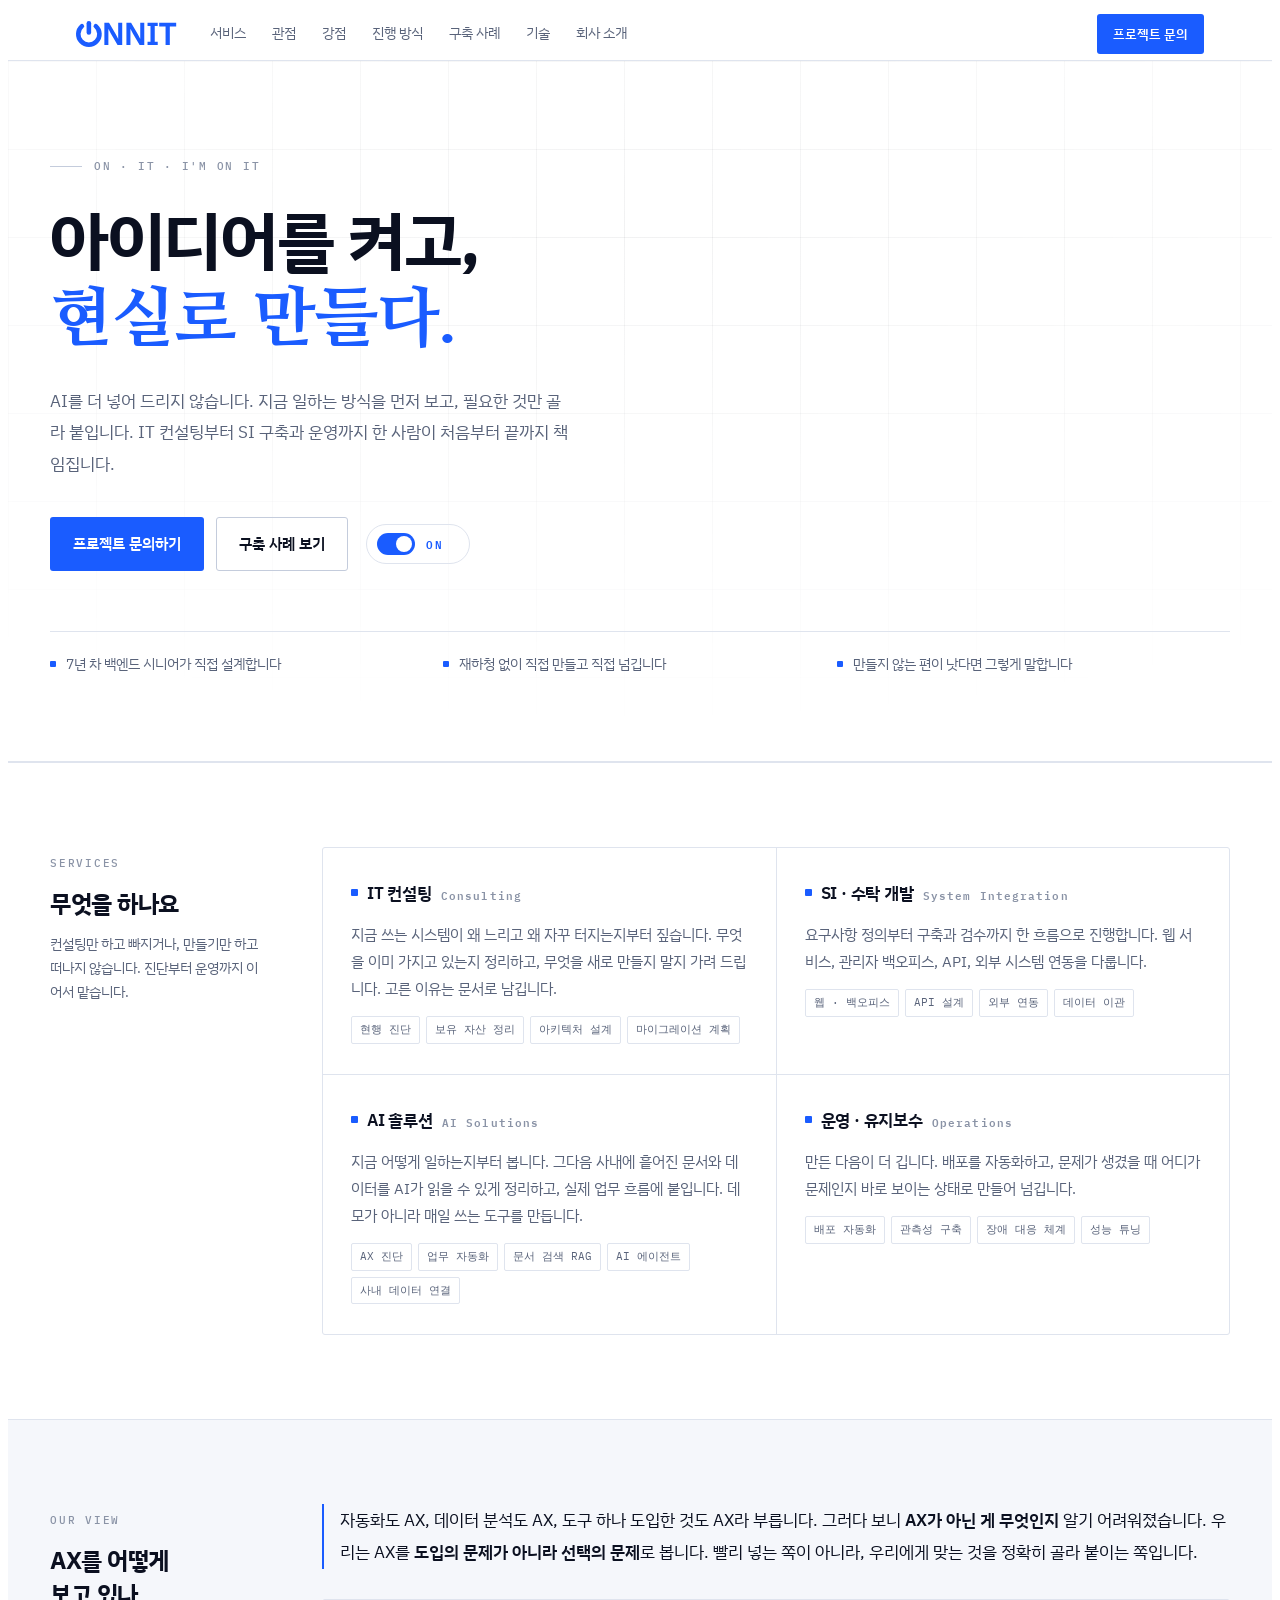
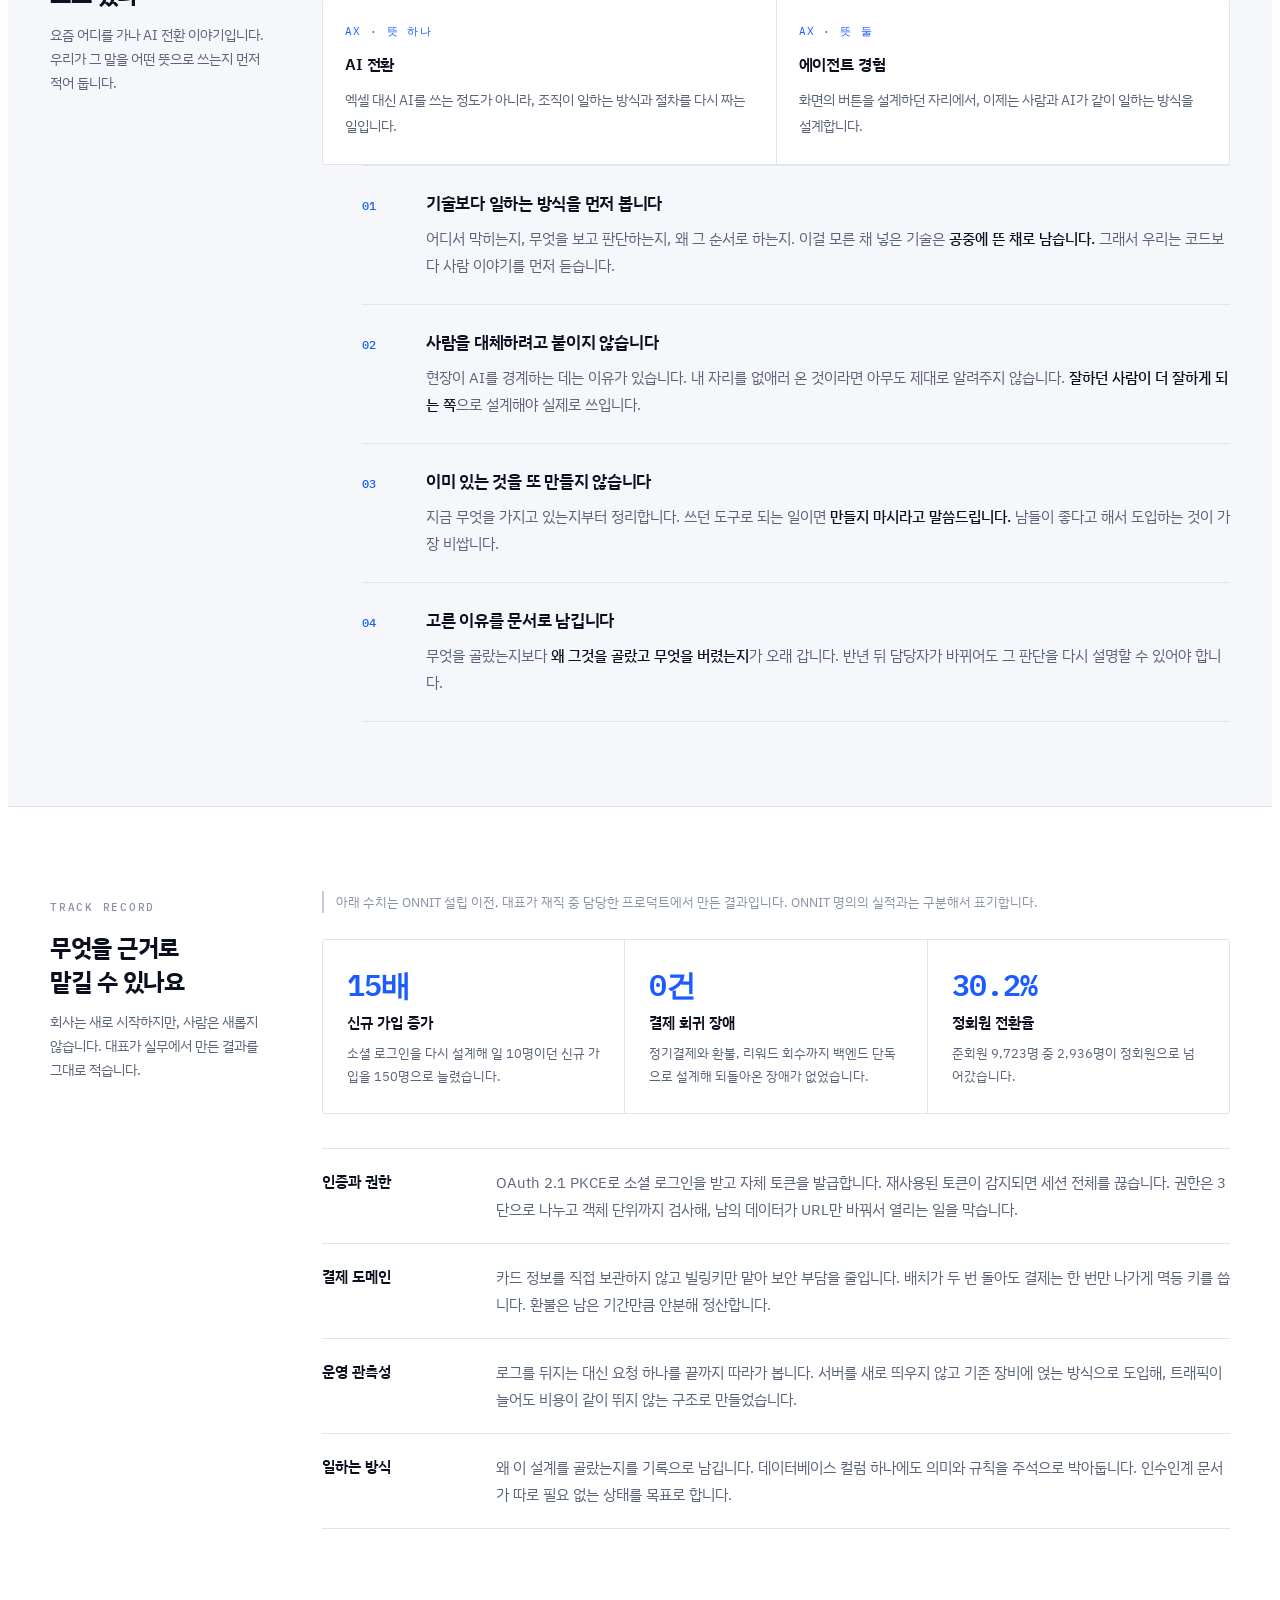
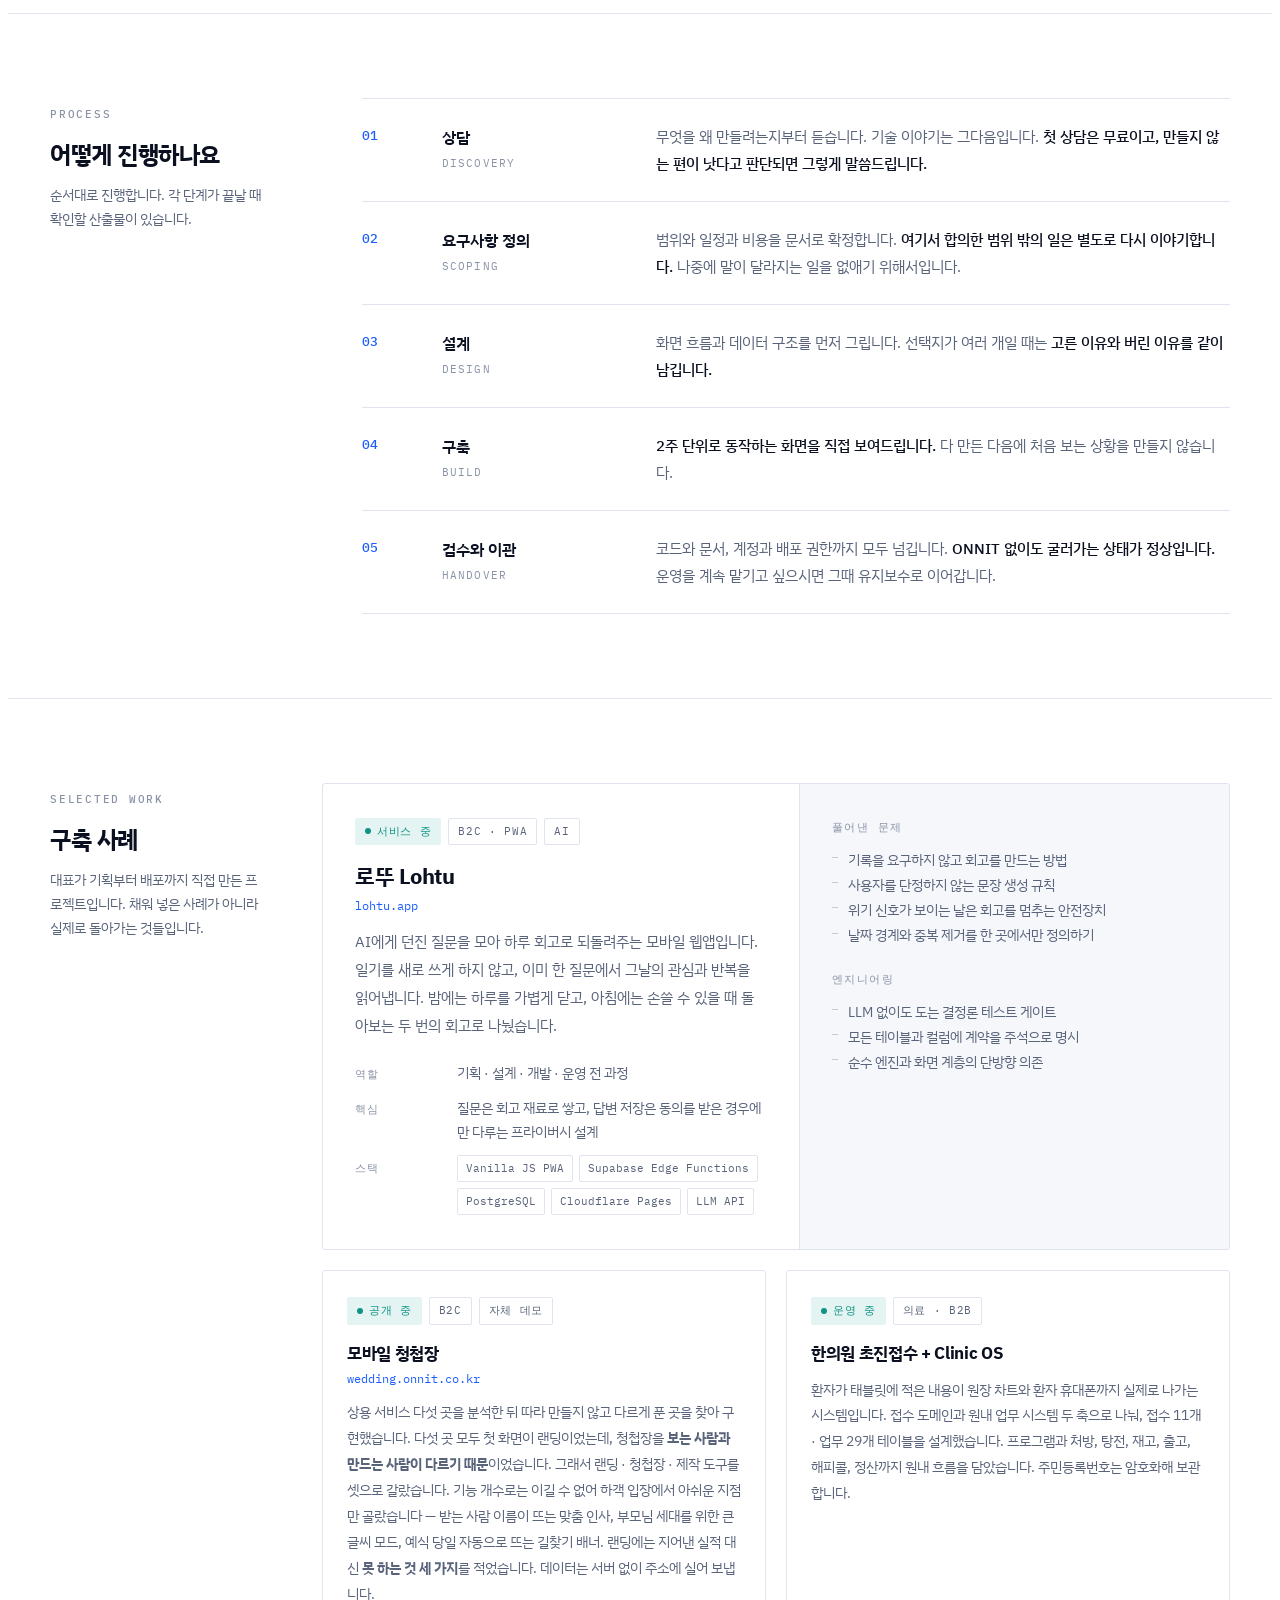
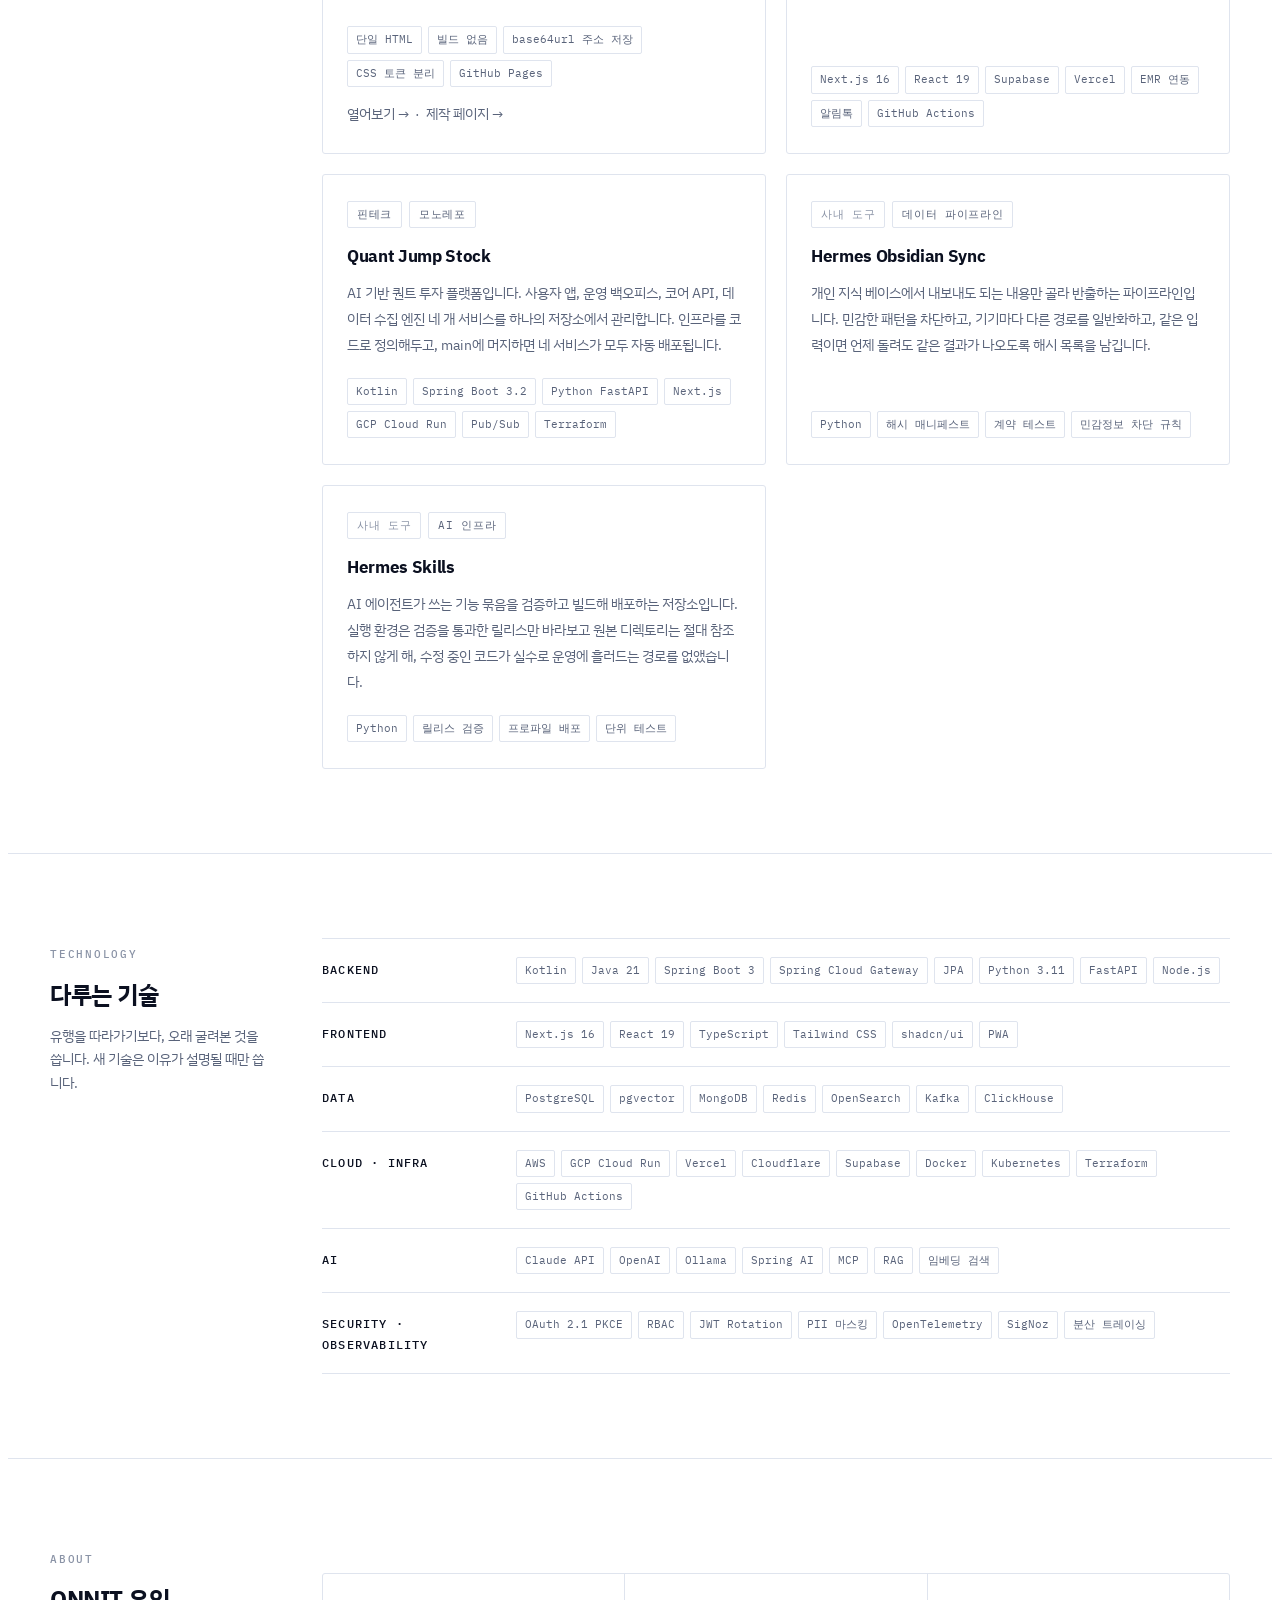
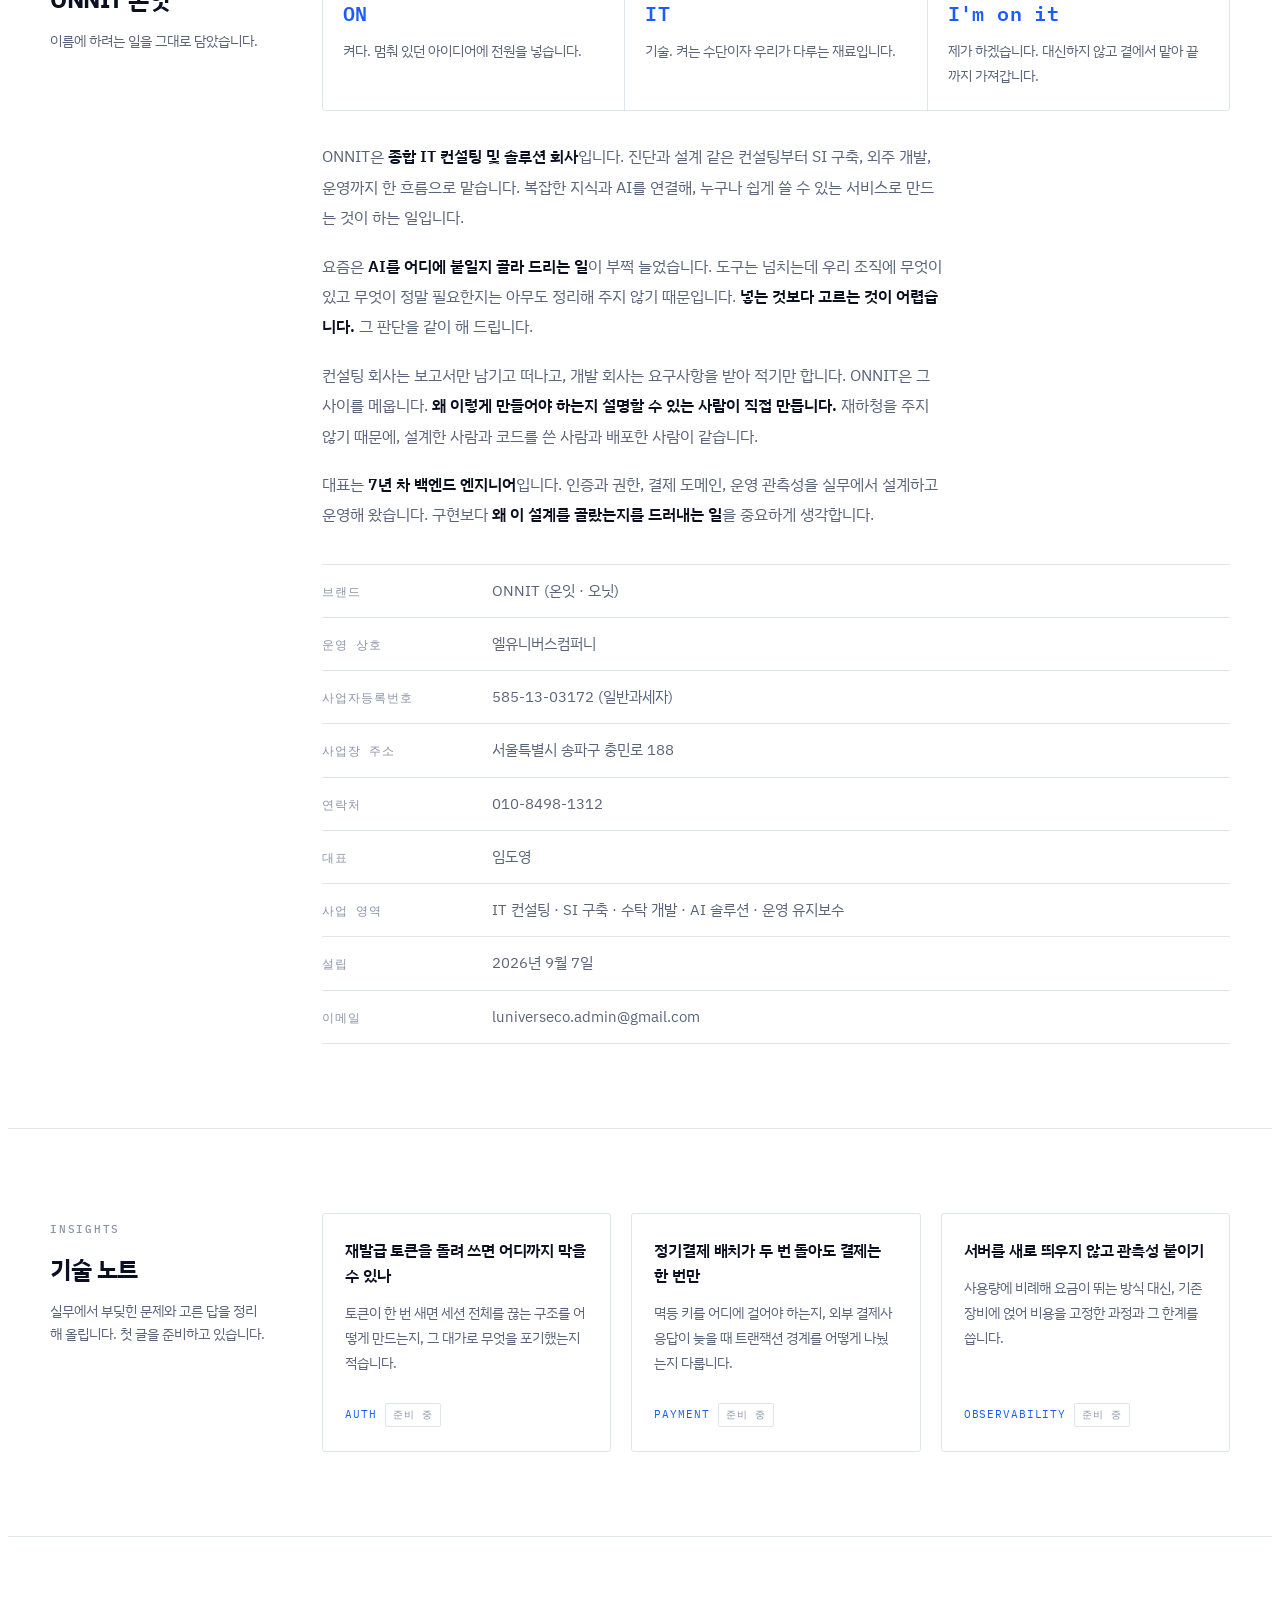
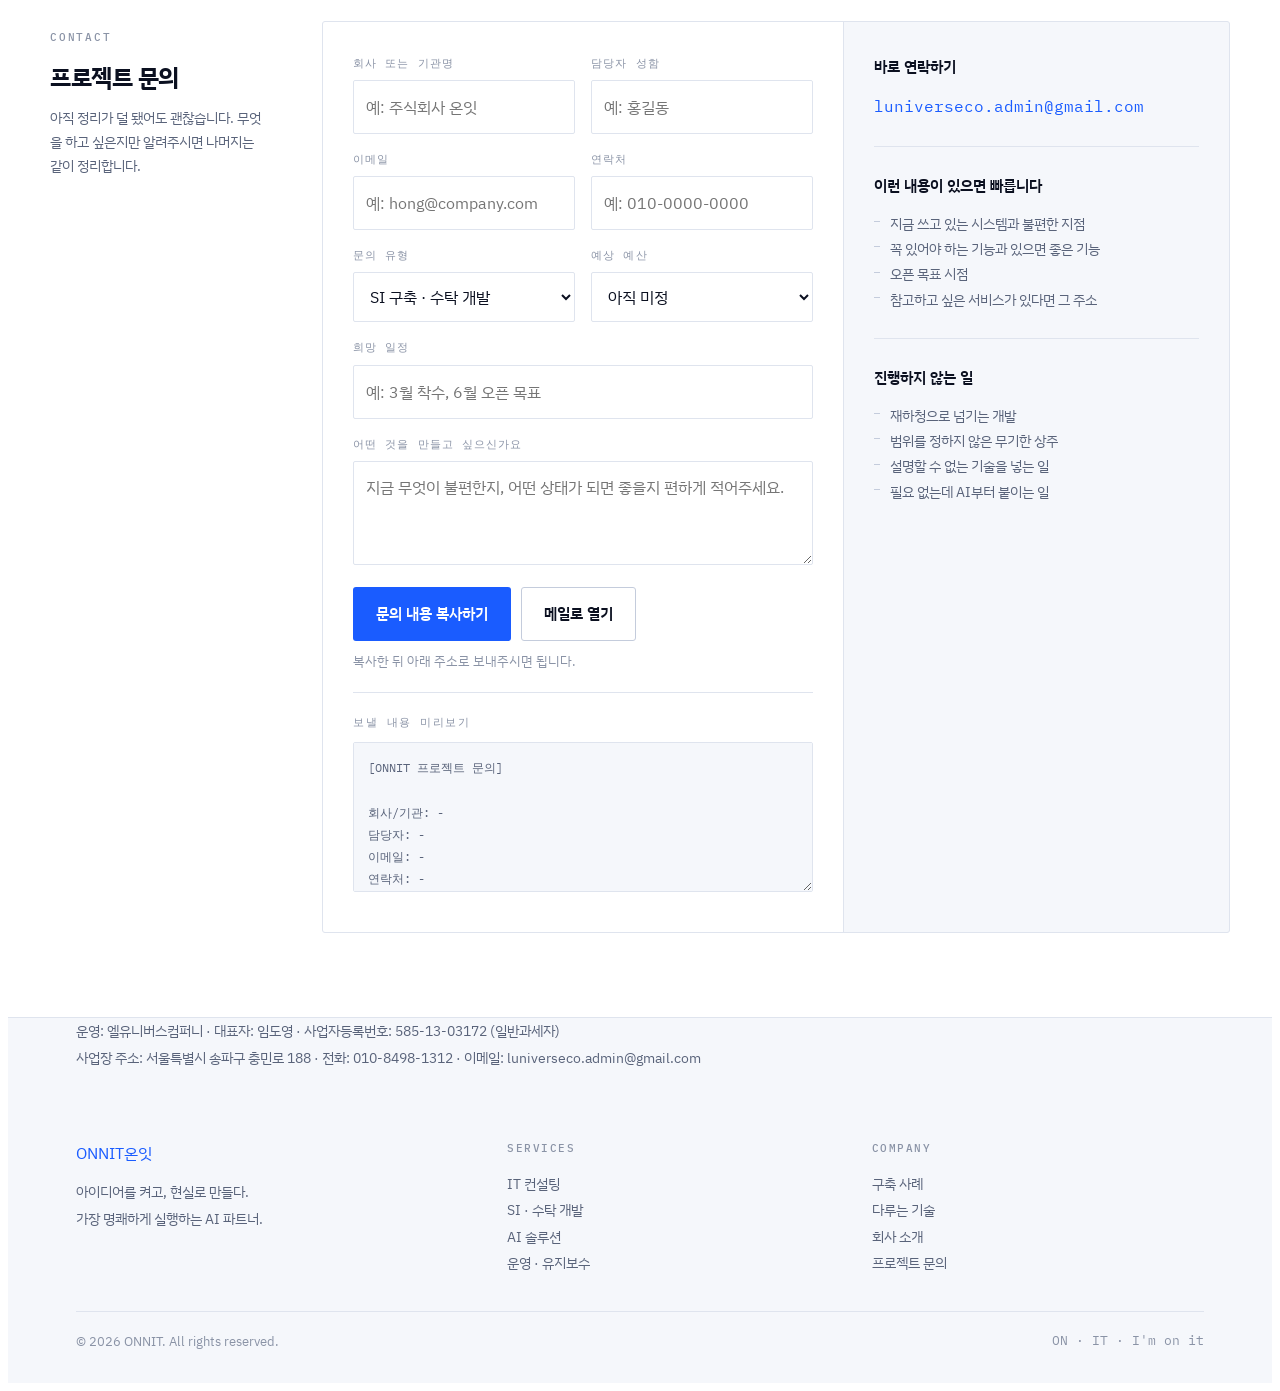
<file: docs/index.html>
<!doctype html>
<html lang="ko">
<meta charset="utf-8">
<meta name="viewport" content="width=device-width, initial-scale=1">
<meta name="color-scheme" content="light dark">
<title>ONNIT 온잇 — IT 컨설팅 · SI 구축 · AI 솔루션</title>
<meta name="description" content="IT 컨설팅부터 SI 구축, AI 솔루션, 운영까지 재하청 없이 한 사람이 끝까지 맡습니다. AI를 더 넣어 드리지 않고, 지금 일하는 방식을 먼저 봅니다.">
<link rel="canonical" href="https://onnit.co.kr/">
<meta property="og:type" content="website">
<meta property="og:site_name" content="ONNIT 온잇">
<meta property="og:locale" content="ko_KR">
<meta property="og:title" content="ONNIT 온잇 — IT 컨설팅 · SI 구축 · AI 솔루션">
<meta property="og:description" content="IT 컨설팅부터 SI 구축, AI 솔루션, 운영까지 재하청 없이 한 사람이 끝까지 맡습니다. AI를 더 넣어 드리지 않고, 지금 일하는 방식을 먼저 봅니다.">
<meta property="og:url" content="https://onnit.co.kr/">
<meta property="og:image" content="https://onnit.co.kr/og.png">
<meta property="og:image:width" content="1200">
<meta property="og:image:height" content="630">
<meta property="og:image:alt" content="ONNIT — 아이디어를 켜고, 현실로 만들다">
<meta name="twitter:card" content="summary_large_image">
<link rel="icon" href="favicon.svg" type="image/svg+xml">
<link rel="preconnect" href="https://fonts.googleapis.com">
<link rel="preconnect" href="https://fonts.gstatic.com" crossorigin>
<link rel="stylesheet" href="https://fonts.googleapis.com/css2?family=IBM+Plex+Mono:wght@400;500;600&family=IBM+Plex+Sans+KR:wght@300;400;500;600;700&family=Nanum+Myeongjo:wght@800&display=swap">
<link rel="stylesheet" href="css/tokens.css">
<style>
/* ============================================================
   ONNIT — tokens
   ============================================================ */
/* ============================================================
   base
   ============================================================ */
*{box-sizing:border-box}
body{
  background:var(--bg);
  color:var(--ink);
  font-family:"IBM Plex Sans KR","Apple SD Gothic Neo","Malgun Gothic",system-ui,sans-serif;
  font-size:16px;
  line-height:1.75;
  font-weight:400;
  -webkit-font-smoothing:antialiased;
  overflow-x:hidden;
}
/* .nav 가 sticky 64px 라 앵커 착지점이 헤더에 가린다. 여유 12px 더. */
html{scroll-padding-top:64px}
h1,h2,h3,h4,p,ul,ol,figure,dl,dd{margin:0}
ul{padding:0;list-style:none}
a{color:inherit;text-decoration:none}
img{max-width:100%}
button,input,select,textarea{font:inherit;color:inherit}
:focus-visible{outline:2px solid var(--focus);outline-offset:3px;border-radius:2px}

.mono{
  font-family:"IBM Plex Mono",ui-monospace,SFMono-Regular,Menlo,monospace;
  font-variant-numeric:tabular-nums;
}
.eyebrow{
  font-family:"IBM Plex Mono",ui-monospace,Menlo,monospace;
  font-size:.6875rem;
  font-weight:500;
  letter-spacing:.16em;
  color:var(--ink-faint);
  text-transform:uppercase;
}
.wrap{max-width:1180px;margin:0 auto;padding:0 26px}

/* skip link */
.skip{
  position:absolute;left:-9999px;top:0;z-index:100;
  background:var(--accent);color:var(--on-ink);
  padding:10px 16px;border-radius:2px;
}
.skip:focus{left:12px;top:12px}

/* ============================================================
   nav
   로고와 링크를 한 줄에 둔다. 헤더 전체가 sticky 로 따라온다.
   ============================================================ */
.brand{display:flex;align-items:center;flex:none;margin-right:8px;color:var(--accent)}
.wm{display:block;height:26px;width:auto;overflow:visible;color:var(--accent)}
.navbar{
  position:sticky;top:0;z-index:50;
  background:color-mix(in srgb,var(--bg) 88%,transparent);
  backdrop-filter:blur(12px);
  border-bottom:1px solid var(--line);
}
.nav-in{display:flex;align-items:center;gap:26px;min-height:52px}
.nav-links{display:flex;gap:26px;font-size:.875rem;color:var(--ink-muted)}
.nav-links a{
  display:flex;align-items:center;min-height:44px;
  border-bottom:1px solid transparent;
  transition:color .15s,border-color .15s;
}
.nav-links a:hover{color:var(--ink);border-color:var(--accent)}
.nav-cta{
  display:inline-flex;align-items:center;gap:8px;min-height:40px;
  margin-left:auto;flex:none;
  background:var(--accent);color:var(--on-ink);
  padding:0 16px;border-radius:3px;
  font-size:.8125rem;font-weight:600;
  transition:background .15s;
}
.nav-cta:hover{background:var(--accent-hover)}

/* 데스크톱에서는 래퍼가 없는 것처럼 동작한다 — 링크와 CTA 가 그대로 nav-in 의 flex 아이템이 된다. */
.nav-panel{display:contents}
.nav-toggle{
  display:none;margin-left:auto;flex:none;
  width:44px;height:44px;align-items:center;justify-content:center;
  background:none;border:0;padding:0;cursor:pointer;color:var(--ink);
}
.nav-burger{position:relative}
.nav-burger,.nav-burger::before,.nav-burger::after{
  display:block;width:20px;height:2px;background:currentColor;border-radius:2px;
  transition:transform .18s,background-color .18s;
}
.nav-burger::before,.nav-burger::after{content:"";position:absolute;left:0}
.nav-burger::before{top:-6px}
.nav-burger::after{top:6px}
.nav-toggle[aria-expanded="true"] .nav-burger{background:transparent}
.nav-toggle[aria-expanded="true"] .nav-burger::before{transform:translateY(6px) rotate(45deg)}
.nav-toggle[aria-expanded="true"] .nav-burger::after{transform:translateY(-6px) rotate(-45deg)}
@media (max-width:960px){
  /* 링크 7개를 한 줄에 욱여넣지 않는다. 햄버거로 접고 패널로 편다. */
  .nav-in{gap:0}
  .wm{height:22px}
  .brand{margin-right:0}
  .nav-toggle{display:flex}
  .nav-panel{
    display:block;
    position:absolute;top:100%;left:0;right:0;
    background:var(--bg);
    border-bottom:1px solid var(--line);
    padding:6px 26px 20px;
    box-shadow:0 14px 28px rgba(11,16,32,.10);
  }
  .nav-panel:not(.is-open){display:none}
  .nav-links{flex-direction:column;gap:0;font-size:1rem;color:var(--ink)}
  .nav-links a{
    min-height:52px;border-bottom:1px solid var(--line);
    border-left:2px solid transparent;padding-left:2px;
  }
  .nav-links a:hover{border-color:var(--line);border-left-color:var(--accent)}
  .nav-cta{
    margin-left:0;margin-top:18px;
    width:100%;justify-content:center;min-height:50px;font-size:.9375rem;
  }
  html{scroll-padding-top:64px}
}

/* ============================================================
   hero
   ============================================================ */
.hero{
  position:relative;
  border-bottom:1px solid var(--line);
  overflow:hidden;
}
.hero-grid{
  position:absolute;inset:0;
  background-image:
    repeating-linear-gradient(to right,var(--grid-line) 0 1px,transparent 1px 88px),
    repeating-linear-gradient(to bottom,var(--grid-line) 0 1px,transparent 1px 88px);
  -webkit-mask-image:radial-gradient(125% 95% at 50% 24%,#000 0%,transparent 76%);
  mask-image:radial-gradient(125% 95% at 50% 24%,#000 0%,transparent 76%);
  opacity:1;
  transition:opacity .5s ease;
  pointer-events:none;
}
.hero-in{position:relative;padding:96px 0 84px}
.hero-eyebrow{display:flex;align-items:center;gap:12px;margin-bottom:26px}
.hero-eyebrow .bar{width:32px;height:1px;background:var(--line-strong)}
h1{
  font-size:clamp(2.35rem,6.2vw,4.15rem);
  line-height:1.14;
  font-weight:700;
  letter-spacing:-.035em;
  text-wrap:balance;
  max-width:16ch;
}
.line-2{
  font-family:"Nanum Myeongjo",Batang,serif;
  font-weight:800;
  letter-spacing:-.015em;   /* 명조 800 은 -.035em 에서 자간이 눌린다 */
  color:var(--accent);
  transition:color .45s ease,opacity .45s ease;
}
.hero-sub{
  margin-top:26px;
  max-width:52ch;
  font-size:1.0625rem;
  color:var(--ink-muted);
  line-height:1.85;
  transition:opacity .45s ease;
}
.hero-actions{display:flex;flex-wrap:wrap;gap:12px;margin-top:38px;align-items:center}
.btn{
  display:inline-flex;align-items:center;gap:9px;
  padding:13px 22px;border-radius:3px;
  font-size:.9375rem;font-weight:600;
  border:1px solid transparent;
  transition:background .15s,border-color .15s,color .15s;
  cursor:pointer;
}
.btn-primary{background:var(--accent);color:var(--on-ink)}
.btn-primary:hover{background:var(--accent-hover)}
.btn-ghost{border-color:var(--line-strong);color:var(--ink);background:transparent}
.btn-ghost:hover{border-color:var(--accent);color:var(--accent)}

/* the ON switch — brand motif */
.power{
  display:inline-flex;align-items:center;gap:11px;
  margin-left:6px;padding:8px 14px 8px 10px;
  background:transparent;border:1px solid var(--line);
  border-radius:999px;cursor:pointer;
  transition:border-color .2s;
}
.power:hover{border-color:var(--line-strong)}
.power-track{
  width:38px;height:22px;flex:none;
  border-radius:999px;background:var(--accent);
  position:relative;transition:background .35s ease;
}
.power-knob{
  position:absolute;top:3px;left:19px;
  width:16px;height:16px;border-radius:50%;
  background:var(--on-ink);
  transition:left .35s cubic-bezier(.4,1.6,.5,1);
}
.power-text{
  font-family:"IBM Plex Mono",monospace;
  font-size:.6875rem;font-weight:600;letter-spacing:.14em;
  color:var(--accent);transition:color .35s;
  width:2.6em;text-align:left;
}

.hero.is-off .hero-grid{opacity:.25}
.hero.is-off .line-2{color:var(--ink-faint);opacity:.55}
.hero.is-off .hero-sub{opacity:.4}
.hero.is-off .power-track{background:var(--line-strong)}
.hero.is-off .power-knob{left:3px}
.hero.is-off .power-text{color:var(--ink-faint)}

.hero-meta{
  display:flex;flex-wrap:wrap;gap:0;
  margin-top:60px;
  border-top:1px solid var(--line);
}
.hero-meta li{
  flex:1 1 220px;
  padding:20px 22px 0 0;
  font-size:.875rem;
  color:var(--ink-muted);
  display:flex;gap:10px;align-items:flex-start;
}
.hero-meta .dot{
  width:6px;height:6px;border-radius:1px;flex:none;
  background:var(--accent);margin-top:.6em;
}
@media (max-width:640px){
  .hero-in{padding:64px 0 56px}
  .hero-actions{gap:10px}
  .power{margin-left:0}
}

/* ============================================================
   section skeleton — label spine + content
   ============================================================ */
.sec{border-top:1px solid var(--line)}
.sec.tint{background:var(--surface)}
.sec-in{
  display:grid;grid-template-columns:216px 1fr;gap:56px;
  padding:84px 0;
}
.spine{position:sticky;top:96px;align-self:start}
.spine h2{
  font-size:1.5rem;font-weight:700;letter-spacing:-.02em;
  margin-top:12px;line-height:1.4;
}
.spine p{margin-top:12px;font-size:.875rem;color:var(--ink-muted);line-height:1.7}
@media (max-width:960px){
  .sec-in{grid-template-columns:1fr;gap:28px;padding:60px 0}
  .spine{position:static}
}

/* ============================================================
   services — hairline switchboard
   ============================================================ */
.svc{
  display:grid;grid-template-columns:1fr 1fr;
  gap:1px;background:var(--line);
  border:1px solid var(--line);border-radius:3px;overflow:hidden;
}
.svc-item{background:var(--bg);padding:30px 28px;transition:background .18s}
.svc-item:hover{background:var(--surface)}
.svc-item h3{
  font-size:1.0625rem;font-weight:600;letter-spacing:-.01em;
  display:flex;align-items:center;gap:9px;
}
.svc-item h3 .sq{width:7px;height:7px;border-radius:1px;background:var(--accent);flex:none}
.svc-item .en{
  display:block;margin-top:5px;
  font-family:"IBM Plex Mono",monospace;font-size:.6875rem;
  letter-spacing:.1em;color:var(--ink-faint);
}
.svc-item p{margin-top:14px;font-size:.9375rem;color:var(--ink-muted);line-height:1.8}
.svc-item ul{margin-top:14px;display:flex;flex-wrap:wrap;gap:6px}
.svc-item li{
  font-family:"IBM Plex Mono",monospace;font-size:.6875rem;
  color:var(--ink-muted);border:1px solid var(--line);
  padding:3px 8px;border-radius:2px;
}
@media (max-width:640px){.svc{grid-template-columns:1fr}}

/* ============================================================
   관점 (AX)
   ============================================================ */
.view-lead{font-size:1.0625rem;color:var(--ink);line-height:1.9;
  border-left:2px solid var(--accent);padding-left:16px;margin-bottom:28px}
.view-lead b{font-weight:600}
.tenets{display:grid;gap:0}
.tenets li{display:grid;grid-template-columns:44px 1fr;gap:20px;
  padding:24px 0;border-top:1px solid var(--line);align-items:start}
.tenets li:last-child{border-bottom:1px solid var(--line)}
.tenets .n{font-family:"IBM Plex Mono",monospace;font-size:.75rem;font-weight:500;
  color:var(--accent);padding-top:.42em}
.tenets .h{font-size:1.0625rem;font-weight:600;letter-spacing:-.015em;line-height:1.5}
.tenets .b{margin-top:9px;font-size:.9375rem;color:var(--ink-muted);line-height:1.85}
.tenets .b em{font-style:normal;color:var(--ink);font-weight:500}
.ax-def{margin-top:30px;display:grid;grid-template-columns:1fr 1fr;gap:1px;
  background:var(--line);border:1px solid var(--line);border-radius:3px;overflow:hidden}
.ax-def > div{background:var(--bg);padding:22px 22px 24px}
.ax-def .t{font-family:"IBM Plex Mono",monospace;font-size:.6875rem;letter-spacing:.12em;
  color:var(--accent)}
.ax-def .h2{margin-top:9px;font-size:1rem;font-weight:600;letter-spacing:-.01em}
.ax-def .b2{margin-top:9px;font-size:.9rem;color:var(--ink-muted);line-height:1.85}
@media (max-width:640px){
  .ax-def{grid-template-columns:1fr}
  .tenets li{grid-template-columns:34px 1fr;gap:14px}
}

/* ============================================================
   proof / stats
   ============================================================ */
.proof-note{
  font-size:.8125rem;color:var(--ink-faint);
  border-left:2px solid var(--line-strong);padding-left:12px;
  margin-bottom:26px;line-height:1.7;
}
.stats{display:grid;grid-template-columns:repeat(3,1fr);gap:1px;background:var(--line);border:1px solid var(--line);border-radius:3px;overflow:hidden}
.stat{background:var(--bg);padding:26px 24px}
.stat .k{
  font-family:"IBM Plex Mono",monospace;
  font-size:1.875rem;font-weight:600;letter-spacing:-.03em;
  color:var(--accent);line-height:1.2;
}
.stat .t{margin-top:8px;font-size:.9375rem;font-weight:600}
.stat .d{margin-top:6px;font-size:.8125rem;color:var(--ink-muted);line-height:1.7}
@media (max-width:640px){.stats{grid-template-columns:1fr}}

.why{margin-top:34px;display:grid;gap:0}
.why li{
  display:grid;grid-template-columns:150px 1fr;gap:24px;
  padding:20px 0;border-top:1px solid var(--line);
}
.why li:last-child{border-bottom:1px solid var(--line)}
.why .h{font-weight:600;font-size:.9375rem}
.why .b{font-size:.9375rem;color:var(--ink-muted);line-height:1.8}
@media (max-width:640px){.why li{grid-template-columns:1fr;gap:6px}}

/* ============================================================
   process — real sequence, so numbers mean something
   ============================================================ */
.steps{counter-reset:step}
.steps li{
  display:grid;grid-template-columns:56px 190px 1fr;gap:24px;
  padding:24px 0;border-top:1px solid var(--line);align-items:start;
}
.steps li:last-child{border-bottom:1px solid var(--line)}
.steps .n{
  font-family:"IBM Plex Mono",monospace;
  font-size:.8125rem;font-weight:500;color:var(--accent);
  padding-top:2px;
}
.steps .h{font-weight:600;font-size:1rem}
.steps .h span{display:block;font-family:"IBM Plex Mono",monospace;font-size:.6875rem;letter-spacing:.1em;color:var(--ink-faint);font-weight:400;margin-top:3px}
.steps .b{font-size:.9375rem;color:var(--ink-muted);line-height:1.8}
.steps .b em{font-style:normal;color:var(--ink);font-weight:500}
@media (max-width:640px){
  .steps li{grid-template-columns:44px 1fr;gap:16px}
  .steps .b{grid-column:2}
}

/* ============================================================
   portfolio
   ============================================================ */
.feat{
  border:1px solid var(--line);border-radius:3px;
  display:grid;grid-template-columns:1.05fr .95fr;
  overflow:hidden;background:var(--bg);
  transition:border-color .18s;
}
.feat:hover{border-color:var(--line-strong)}
.feat-body{padding:34px 32px}
.feat-side{
  background:var(--surface);
  border-left:1px solid var(--line);
  padding:34px 32px;
  display:flex;flex-direction:column;gap:22px;
}
.chiprow{display:flex;flex-wrap:wrap;gap:7px;align-items:center;margin-bottom:16px}
.chip{
  font-family:"IBM Plex Mono",monospace;font-size:.6875rem;
  letter-spacing:.06em;padding:3px 9px;border-radius:2px;
  border:1px solid var(--line);color:var(--ink-muted);
}
.chip-live{
  color:var(--signal);border-color:transparent;background:var(--signal-wash);
  display:inline-flex;align-items:center;gap:6px;font-weight:500;
}
.chip-live::before{content:"";width:6px;height:6px;border-radius:50%;background:var(--signal)}
.chip-internal{color:var(--ink-faint)}
.pj-title{font-size:1.375rem;font-weight:700;letter-spacing:-.02em;line-height:1.4}
.pj-title .url{
  display:block;margin-top:6px;
  font-family:"IBM Plex Mono",monospace;font-size:.75rem;
  color:var(--accent);font-weight:400;letter-spacing:0;
}
.pj-lead{margin-top:14px;font-size:.9375rem;color:var(--ink-muted);line-height:1.85}
.pj-facts{margin-top:22px;display:grid;gap:10px}
.pj-facts > div{display:grid;grid-template-columns:88px 1fr;gap:14px;font-size:.875rem}
.pj-facts dt{
  font-family:"IBM Plex Mono",monospace;font-size:.6875rem;
  letter-spacing:.1em;color:var(--ink-faint);padding-top:.35em;
}
.pj-facts dd{color:var(--ink-muted);line-height:1.75}
.stackline{display:flex;flex-wrap:wrap;gap:6px}
.stackline span{
  font-family:"IBM Plex Mono",monospace;font-size:.6875rem;
  border:1px solid var(--line);padding:3px 8px;border-radius:2px;
  color:var(--ink-muted);background:var(--bg);
}
.side-h{
  font-family:"IBM Plex Mono",monospace;font-size:.6875rem;
  letter-spacing:.14em;color:var(--ink-faint);margin-bottom:10px;
}
.side-list li{
  font-size:.875rem;color:var(--ink-muted);line-height:1.8;
  padding-left:16px;position:relative;
}
.side-list li::before{
  content:"";position:absolute;left:0;top:.72em;
  width:6px;height:1px;background:var(--line-strong);
}
@media (max-width:960px){
  .feat{grid-template-columns:1fr}
  .feat-side{border-left:0;border-top:1px solid var(--line)}
}

.pgrid{
  margin-top:20px;
  display:grid;grid-template-columns:1fr 1fr;gap:20px;
}
.pcard{
  border:1px solid var(--line);border-radius:3px;
  padding:26px 24px;background:var(--bg);
  display:flex;flex-direction:column;
  transition:border-color .18s;
}
.pcard:hover{border-color:var(--line-strong)}
.pcard .pj-title{font-size:1.0625rem}
.pcard .pj-lead{font-size:.875rem;margin-top:12px}
.pcard .stackline{margin-top:auto;padding-top:20px}
@media (max-width:640px){.pgrid{grid-template-columns:1fr}}

/* ============================================================
   tech stack
   ============================================================ */
.stack li{
  display:grid;grid-template-columns:170px 1fr;gap:24px;
  padding:18px 0;border-top:1px solid var(--line);align-items:baseline;
}
.stack li:last-child{border-bottom:1px solid var(--line)}
.stack .g{
  font-family:"IBM Plex Mono",monospace;font-size:.75rem;
  letter-spacing:.1em;color:var(--ink);font-weight:500;
}
@media (max-width:640px){.stack li{grid-template-columns:1fr;gap:10px}}

/* ============================================================
   about
   ============================================================ */
.about p{font-size:1rem;color:var(--ink-muted);line-height:1.9;max-width:62ch}
.about p+p{margin-top:18px}
.about strong{color:var(--ink);font-weight:600}
.naming{
  margin:30px 0;display:grid;grid-template-columns:repeat(3,1fr);
  gap:1px;background:var(--line);border:1px solid var(--line);border-radius:3px;overflow:hidden;
}
.naming > div{background:var(--bg);padding:22px 20px}
.naming .w{
  font-family:"IBM Plex Mono",monospace;font-size:1.25rem;
  font-weight:600;color:var(--accent);letter-spacing:.02em;
}
.naming .m{margin-top:8px;font-size:.875rem;color:var(--ink-muted);line-height:1.75}
@media (max-width:640px){.naming{grid-template-columns:1fr}}

.info{margin-top:34px;border-top:1px solid var(--line)}
.info > div{
  display:grid;grid-template-columns:150px 1fr;gap:20px;
  padding:13px 0;border-bottom:1px solid var(--line);font-size:.9375rem;
}
.info dt{font-family:"IBM Plex Mono",monospace;font-size:.75rem;letter-spacing:.08em;color:var(--ink-faint);padding-top:.25em}
.info dd{color:var(--ink-muted);overflow-wrap:anywhere}
.business-info{font-size:.8rem;line-height:1.9;margin-bottom:24px;overflow-wrap:anywhere}
@media (max-width:640px){.info div{grid-template-columns:1fr;gap:2px}}

/* ============================================================
   insights
   ============================================================ */
.posts{display:grid;grid-template-columns:repeat(3,1fr);gap:20px}
.post{
  border:1px solid var(--line);border-radius:3px;
  padding:24px 22px;background:var(--bg);
  display:flex;flex-direction:column;gap:12px;
}
.post h3{font-size:1rem;font-weight:600;line-height:1.55;letter-spacing:-.01em}
.post .meta{margin-top:auto;display:flex;align-items:center;gap:8px;padding-top:16px}
.post .cat{font-family:"IBM Plex Mono",monospace;font-size:.6875rem;letter-spacing:.08em;color:var(--accent)}
.post .soon{font-family:"IBM Plex Mono",monospace;font-size:.625rem;letter-spacing:.1em;color:var(--ink-faint);border:1px solid var(--line);padding:2px 7px;border-radius:2px}
.post p{font-size:.875rem;color:var(--ink-muted);line-height:1.8}
@media (max-width:960px){.posts{grid-template-columns:1fr}}

/* ============================================================
   contact
   ============================================================ */
.contact-grid{display:grid;grid-template-columns:1.15fr .85fr;gap:1px;background:var(--line);border:1px solid var(--line);border-radius:3px;overflow:hidden}
.form{background:var(--bg);padding:32px 30px}
.aside{background:var(--surface);padding:32px 30px}
.fields{display:grid;grid-template-columns:1fr 1fr;gap:16px}
.field{display:flex;flex-direction:column;gap:7px}
.field.full{grid-column:1/-1}
.field label{
  font-family:"IBM Plex Mono",monospace;font-size:.6875rem;
  letter-spacing:.1em;color:var(--ink-faint);
}
.field input,.field select,.field textarea{
  background:var(--bg);
  border:1px solid var(--line);border-radius:2px;
  padding:12px 12px;font-size:16px;
  transition:border-color .15s;
  width:100%;
}
.field input:hover,.field select:hover,.field textarea:hover{border-color:var(--line-strong)}
.field input:focus,.field select:focus,.field textarea:focus{border-color:var(--accent);outline:none}
.field textarea{resize:vertical;min-height:104px;line-height:1.7}
.form-foot{margin-top:22px;display:flex;flex-wrap:wrap;gap:10px;align-items:center}
.form-hint{font-size:.8125rem;color:var(--ink-faint);flex:1 1 200px;line-height:1.6}
.preview{
  margin-top:20px;border-top:1px solid var(--line);padding-top:20px;
}
.preview .side-h{margin-bottom:10px}
.preview textarea{
  width:100%;min-height:150px;resize:vertical;
  font-family:"IBM Plex Mono",monospace;font-size:.75rem;line-height:1.85;
  background:var(--surface);border:1px solid var(--line);
  border-radius:2px;padding:14px;color:var(--ink-muted);
}
.aside h3{font-size:.9375rem;font-weight:600;margin-bottom:12px}
.aside + .aside{margin-top:0}
.aside-block+.aside-block{margin-top:26px;padding-top:26px;border-top:1px solid var(--line)}
.aside a{color:var(--accent);border-bottom:1px solid transparent}
.aside a:hover{border-color:var(--accent)}
.big-mail{
  font-family:"IBM Plex Mono",monospace;font-size:1rem;
  color:var(--accent);word-break:break-all;
}
@media (max-width:960px){
  .contact-grid{grid-template-columns:1fr}
  .fields{grid-template-columns:1fr}
}

/* ============================================================
   footer
   ============================================================ */
.foot{border-top:1px solid var(--line);background:var(--surface)}
.foot-in{padding:44px 0 34px;display:grid;grid-template-columns:1.2fr 1fr 1fr;gap:32px}
.foot h4{
  font-family:"IBM Plex Mono",monospace;font-size:.6875rem;
  letter-spacing:.14em;color:var(--ink-faint);margin-bottom:12px;font-weight:500;
}
.foot li,.foot p{font-size:.875rem;color:var(--ink-muted);line-height:1.9}
.foot a:hover{color:var(--accent)}
.foot-bar{
  border-top:1px solid var(--line);
  padding:18px 0 30px;
  display:flex;flex-wrap:wrap;gap:12px;justify-content:space-between;
  font-size:.8125rem;color:var(--ink-faint);
}
@media (max-width:640px){.foot-in{grid-template-columns:1fr;gap:24px}}

@media (prefers-reduced-motion:reduce){
  *,*::before,*::after{transition-duration:.01ms !important;animation-duration:.01ms !important}
}
</style>

<a class="skip" href="#main">본문으로 건너뛰기</a>

<header class="navbar">
  <div class="wrap nav-in">
    <a class="brand" href="#top" aria-label="ONNIT 홈">
      <!-- 로고. 글자는 IBM Plex Sans KR 600 을 도형으로 굳힌 것이라 폰트 로딩과 무관하다.
           원본 파일은 docs/logo.svg. 고칠 일이 있으면 양쪽을 같이 고친다. -->
      <svg class="wm" viewBox="0 30 374 97" role="img" aria-label="ONNIT">
        <g fill="none" stroke="currentColor" stroke-width="17" stroke-linecap="round">
          <path d="M22.09 49.19 A 39.5 39.5 0 1 0 73.91 49.19"/>
          <path d="M48 38.5 V 72.5"/>
        </g>
        <path fill="currentColor" d="M129.84 77.04 121.20 59.64H120.84V120.00H105.84V36.24H123.24L148.44 79.20L157.08 96.60H157.44V36.24H172.44V120.00H155.04ZM212.12 77.04 203.48 59.64H203.12V120.00H188.12V36.24H205.52L230.72 79.20L239.36 96.60H239.72V36.24H254.72V120.00H237.32ZM266.92 120.00V107.28H277.96V48.96H266.92V36.24H304.96V48.96H293.80V107.28H304.96V120.00ZM350.04 50.28V120.00H334.20V50.28H310.44V36.24H373.80V50.28Z"/>
      </svg>
    </a>
    <button class="nav-toggle" id="navToggle" type="button"
            aria-expanded="false" aria-controls="navPanel" aria-label="메뉴 열기">
      <span class="nav-burger" aria-hidden="true"></span>
    </button>
    <div class="nav-panel" id="navPanel">
    <nav class="nav-links" aria-label="주요 메뉴">
      <a href="#services">서비스</a>
      <a href="#view">관점</a>
      <a href="#proof">강점</a>
      <a href="#process">진행 방식</a>
      <a href="#work">구축 사례</a>
      <a href="#stack">기술</a>
      <a href="#about">회사 소개</a>
    </nav>
    <a class="nav-cta" href="#contact">프로젝트 문의</a>
    </div>
  </div>
</header>

<main id="main">

<!-- ══════════════════ HERO ══════════════════ -->
<section class="hero" id="top">
  <div class="hero-grid" aria-hidden="true"></div>
  <div class="wrap hero-in">
    <div class="hero-eyebrow">
      <span class="bar" aria-hidden="true"></span>
      <span class="eyebrow">ON · IT · I'm on it</span>
    </div>

    <h1>아이디어를 켜고,<br><span class="line-2">현실로 만들다.</span></h1>

    <p class="hero-sub">
      AI를 더 넣어 드리지 않습니다. 지금 일하는 방식을 먼저 보고,
      필요한 것만 골라 붙입니다. IT 컨설팅부터 SI 구축과 운영까지
      한 사람이 처음부터 끝까지 책임집니다.
    </p>

    <div class="hero-actions">
      <a class="btn btn-primary" href="#contact">프로젝트 문의하기</a>
      <a class="btn btn-ghost" href="#work">구축 사례 보기</a>
      <button class="power" id="power" type="button" role="switch" aria-checked="true" aria-label="브랜드 전원 스위치">
        <span class="power-track" aria-hidden="true"><span class="power-knob"></span></span>
        <span class="power-text" id="powerText" aria-hidden="true">ON</span>
      </button>
    </div>

    <ul class="hero-meta">
      <li><span class="dot" aria-hidden="true"></span>7년 차 백엔드 시니어가 직접 설계합니다</li>
      <li><span class="dot" aria-hidden="true"></span>재하청 없이 직접 만들고 직접 넘깁니다</li>
      <li><span class="dot" aria-hidden="true"></span>만들지 않는 편이 낫다면 그렇게 말합니다</li>
    </ul>
  </div>
</section>

<!-- ══════════════════ SERVICES ══════════════════ -->
<section class="sec" id="services">
  <div class="wrap sec-in">
    <div class="spine">
      <span class="eyebrow">Services</span>
      <h2>무엇을 하나요</h2>
      <p>컨설팅만 하고 빠지거나, 만들기만 하고 떠나지 않습니다. 진단부터 운영까지 이어서 맡습니다.</p>
    </div>
    <div class="svc">
      <article class="svc-item">
        <h3><span class="sq" aria-hidden="true"></span>IT 컨설팅<span class="en">Consulting</span></h3>
        <p>지금 쓰는 시스템이 왜 느리고 왜 자꾸 터지는지부터 짚습니다. 무엇을 이미 가지고 있는지 정리하고, 무엇을 새로 만들지 말지 가려 드립니다. 고른 이유는 문서로 남깁니다.</p>
        <ul><li>현행 진단</li><li>보유 자산 정리</li><li>아키텍처 설계</li><li>마이그레이션 계획</li></ul>
      </article>
      <article class="svc-item">
        <h3><span class="sq" aria-hidden="true"></span>SI · 수탁 개발<span class="en">System Integration</span></h3>
        <p>요구사항 정의부터 구축과 검수까지 한 흐름으로 진행합니다. 웹 서비스, 관리자 백오피스, API, 외부 시스템 연동을 다룹니다.</p>
        <ul><li>웹 · 백오피스</li><li>API 설계</li><li>외부 연동</li><li>데이터 이관</li></ul>
      </article>
      <article class="svc-item">
        <h3><span class="sq" aria-hidden="true"></span>AI 솔루션<span class="en">AI Solutions</span></h3>
        <p>지금 어떻게 일하는지부터 봅니다. 그다음 사내에 흩어진 문서와 데이터를 AI가 읽을 수 있게 정리하고, 실제 업무 흐름에 붙입니다. 데모가 아니라 매일 쓰는 도구를 만듭니다.</p>
        <ul><li>AX 진단</li><li>업무 자동화</li><li>문서 검색 RAG</li><li>AI 에이전트</li><li>사내 데이터 연결</li></ul>
      </article>
      <article class="svc-item">
        <h3><span class="sq" aria-hidden="true"></span>운영 · 유지보수<span class="en">Operations</span></h3>
        <p>만든 다음이 더 깁니다. 배포를 자동화하고, 문제가 생겼을 때 어디가 문제인지 바로 보이는 상태로 만들어 넘깁니다.</p>
        <ul><li>배포 자동화</li><li>관측성 구축</li><li>장애 대응 체계</li><li>성능 튜닝</li></ul>
      </article>
    </div>
  </div>
</section>

<!-- ══════════════════ VIEW · AX ══════════════════ -->
<section class="sec tint" id="view">
  <div class="wrap sec-in">
    <div class="spine">
      <span class="eyebrow">Our view</span>
      <h2>AX를 어떻게<br>보고 있나</h2>
      <p>요즘 어디를 가나 AI 전환 이야기입니다. 우리가 그 말을 어떤 뜻으로 쓰는지 먼저 적어 둡니다.</p>
    </div>
    <div>
      <p class="view-lead">
        자동화도 AX, 데이터 분석도 AX, 도구 하나 도입한 것도 AX라 부릅니다.
        그러다 보니 <b>AX가 아닌 게 무엇인지</b> 알기 어려워졌습니다.
        우리는 AX를 <b>도입의 문제가 아니라 선택의 문제</b>로 봅니다.
        빨리 넣는 쪽이 아니라, 우리에게 맞는 것을 정확히 골라 붙이는 쪽입니다.
      </p>

      <div class="ax-def">
        <div>
          <div class="t">AX &#183; 뜻 하나</div>
          <div class="h2">AI 전환</div>
          <div class="b2">엑셀 대신 AI를 쓰는 정도가 아니라,
            조직이 일하는 방식과 절차를 다시 짜는 일입니다.</div>
        </div>
        <div>
          <div class="t">AX &#183; 뜻 둘</div>
          <div class="h2">에이전트 경험</div>
          <div class="b2">화면의 버튼을 설계하던 자리에서,
            이제는 사람과 AI가 같이 일하는 방식을 설계합니다.</div>
        </div>
      </div>

      <ol class="tenets">
        <li>
          <div class="n">01</div>
          <div>
            <div class="h">기술보다 일하는 방식을 먼저 봅니다</div>
            <div class="b">어디서 막히는지, 무엇을 보고 판단하는지, 왜 그 순서로 하는지.
              이걸 모른 채 넣은 기술은 <em>공중에 뜬 채로 남습니다.</em>
              그래서 우리는 코드보다 사람 이야기를 먼저 듣습니다.</div>
          </div>
        </li>
        <li>
          <div class="n">02</div>
          <div>
            <div class="h">사람을 대체하려고 붙이지 않습니다</div>
            <div class="b">현장이 AI를 경계하는 데는 이유가 있습니다.
              내 자리를 없애러 온 것이라면 아무도 제대로 알려주지 않습니다.
              <em>잘하던 사람이 더 잘하게 되는 쪽</em>으로 설계해야 실제로 쓰입니다.</div>
          </div>
        </li>
        <li>
          <div class="n">03</div>
          <div>
            <div class="h">이미 있는 것을 또 만들지 않습니다</div>
            <div class="b">지금 무엇을 가지고 있는지부터 정리합니다.
              쓰던 도구로 되는 일이면 <em>만들지 마시라고 말씀드립니다.</em>
              남들이 좋다고 해서 도입하는 것이 가장 비쌉니다.</div>
          </div>
        </li>
        <li>
          <div class="n">04</div>
          <div>
            <div class="h">고른 이유를 문서로 남깁니다</div>
            <div class="b">무엇을 골랐는지보다 <em>왜 그것을 골랐고 무엇을 버렸는지</em>가 오래 갑니다.
              반년 뒤 담당자가 바뀌어도 그 판단을 다시 설명할 수 있어야 합니다.</div>
          </div>
        </li>
      </ol>
    </div>
  </div>
</section>

<!-- ══════════════════ PROOF ══════════════════ -->
<section class="sec" id="proof">
  <div class="wrap sec-in">
    <div class="spine">
      <span class="eyebrow">Track record</span>
      <h2>무엇을 근거로<br>맡길 수 있나요</h2>
      <p>회사는 새로 시작하지만, 사람은 새롭지 않습니다. 대표가 실무에서 만든 결과를 그대로 적습니다.</p>
    </div>
    <div>
      <p class="proof-note">
        아래 수치는 ONNIT 설립 이전, 대표가 재직 중 담당한 프로덕트에서 만든 결과입니다.
        ONNIT 명의의 실적과는 구분해서 표기합니다.
      </p>

      <div class="stats">
        <div class="stat">
          <div class="k">15배</div>
          <div class="t">신규 가입 증가</div>
          <div class="d">소셜 로그인을 다시 설계해 일 10명이던 신규 가입을 150명으로 늘렸습니다.</div>
        </div>
        <div class="stat">
          <div class="k">0건</div>
          <div class="t">결제 회귀 장애</div>
          <div class="d">정기결제와 환불, 리워드 회수까지 백엔드 단독으로 설계해 되돌아온 장애가 없었습니다.</div>
        </div>
        <div class="stat">
          <div class="k">30.2%</div>
          <div class="t">정회원 전환율</div>
          <div class="d">준회원 9,723명 중 2,936명이 정회원으로 넘어갔습니다.</div>
        </div>
      </div>

      <ul class="why">
        <li>
          <div class="h">인증과 권한</div>
          <div class="b">OAuth 2.1 PKCE로 소셜 로그인을 받고 자체 토큰을 발급합니다. 재사용된 토큰이 감지되면 세션 전체를 끊습니다. 권한은 3단으로 나누고 객체 단위까지 검사해, 남의 데이터가 URL만 바꿔서 열리는 일을 막습니다.</div>
        </li>
        <li>
          <div class="h">결제 도메인</div>
          <div class="b">카드 정보를 직접 보관하지 않고 빌링키만 맡아 보안 부담을 줄입니다. 배치가 두 번 돌아도 결제는 한 번만 나가게 멱등 키를 씁니다. 환불은 남은 기간만큼 안분해 정산합니다.</div>
        </li>
        <li>
          <div class="h">운영 관측성</div>
          <div class="b">로그를 뒤지는 대신 요청 하나를 끝까지 따라가 봅니다. 서버를 새로 띄우지 않고 기존 장비에 얹는 방식으로 도입해, 트래픽이 늘어도 비용이 같이 뛰지 않는 구조로 만들었습니다.</div>
        </li>
        <li>
          <div class="h">일하는 방식</div>
          <div class="b">왜 이 설계를 골랐는지를 기록으로 남깁니다. 데이터베이스 컬럼 하나에도 의미와 규칙을 주석으로 박아둡니다. 인수인계 문서가 따로 필요 없는 상태를 목표로 합니다.</div>
        </li>
      </ul>
    </div>
  </div>
</section>

<!-- ══════════════════ PROCESS ══════════════════ -->
<section class="sec" id="process">
  <div class="wrap sec-in">
    <div class="spine">
      <span class="eyebrow">Process</span>
      <h2>어떻게 진행하나요</h2>
      <p>순서대로 진행합니다. 각 단계가 끝날 때 확인할 산출물이 있습니다.</p>
    </div>
    <ol class="steps">
      <li>
        <div class="n">01</div>
        <div class="h">상담<span>DISCOVERY</span></div>
        <div class="b">무엇을 왜 만들려는지부터 듣습니다. 기술 이야기는 그다음입니다. <em>첫 상담은 무료이고, 만들지 않는 편이 낫다고 판단되면 그렇게 말씀드립니다.</em></div>
      </li>
      <li>
        <div class="n">02</div>
        <div class="h">요구사항 정의<span>SCOPING</span></div>
        <div class="b">범위와 일정과 비용을 문서로 확정합니다. <em>여기서 합의한 범위 밖의 일은 별도로 다시 이야기합니다.</em> 나중에 말이 달라지는 일을 없애기 위해서입니다.</div>
      </li>
      <li>
        <div class="n">03</div>
        <div class="h">설계<span>DESIGN</span></div>
        <div class="b">화면 흐름과 데이터 구조를 먼저 그립니다. 선택지가 여러 개일 때는 <em>고른 이유와 버린 이유를 같이 남깁니다.</em></div>
      </li>
      <li>
        <div class="n">04</div>
        <div class="h">구축<span>BUILD</span></div>
        <div class="b"><em>2주 단위로 동작하는 화면을 직접 보여드립니다.</em> 다 만든 다음에 처음 보는 상황을 만들지 않습니다.</div>
      </li>
      <li>
        <div class="n">05</div>
        <div class="h">검수와 이관<span>HANDOVER</span></div>
        <div class="b">코드와 문서, 계정과 배포 권한까지 모두 넘깁니다. <em>ONNIT 없이도 굴러가는 상태가 정상입니다.</em> 운영을 계속 맡기고 싶으시면 그때 유지보수로 이어갑니다.</div>
      </li>
    </ol>
  </div>
</section>

<!-- ══════════════════ WORK ══════════════════ -->
<section class="sec" id="work">
  <div class="wrap sec-in">
    <div class="spine">
      <span class="eyebrow">Selected work</span>
      <h2>구축 사례</h2>
      <p>대표가 기획부터 배포까지 직접 만든 프로젝트입니다. 채워 넣은 사례가 아니라 실제로 돌아가는 것들입니다.</p>
    </div>
    <div>

      <!-- featured -->
      <article class="feat">
        <div class="feat-body">
          <div class="chiprow">
            <span class="chip chip-live">서비스 중</span>
            <span class="chip">B2C · PWA</span>
            <span class="chip">AI</span>
          </div>
          <h3 class="pj-title">로뚜 Lohtu<span class="url">lohtu.app</span></h3>
          <p class="pj-lead">
            AI에게 던진 질문을 모아 하루 회고로 되돌려주는 모바일 웹앱입니다.
            일기를 새로 쓰게 하지 않고, 이미 한 질문에서 그날의 관심과 반복을 읽어냅니다.
            밤에는 하루를 가볍게 닫고, 아침에는 손쓸 수 있을 때 돌아보는 두 번의 회고로 나눴습니다.
          </p>
          <dl class="pj-facts">
            <div><dt>역할</dt><dd>기획 · 설계 · 개발 · 운영 전 과정</dd></div>
            <div><dt>핵심</dt><dd>질문은 회고 재료로 쌓고, 답변 저장은 동의를 받은 경우에만 다루는 프라이버시 설계</dd></div>
            <div><dt>스택</dt><dd class="stackline">
              <span>Vanilla JS PWA</span><span>Supabase Edge Functions</span><span>PostgreSQL</span><span>Cloudflare Pages</span><span>LLM API</span>
            </dd></div>
          </dl>
        </div>
        <div class="feat-side">
          <div>
            <div class="side-h">풀어낸 문제</div>
            <ul class="side-list">
              <li>기록을 요구하지 않고 회고를 만드는 방법</li>
              <li>사용자를 단정하지 않는 문장 생성 규칙</li>
              <li>위기 신호가 보이는 날은 회고를 멈추는 안전장치</li>
              <li>날짜 경계와 중복 제거를 한 곳에서만 정의하기</li>
            </ul>
          </div>
          <div>
            <div class="side-h">엔지니어링</div>
            <ul class="side-list">
              <li>LLM 없이도 도는 결정론 테스트 게이트</li>
              <li>모든 테이블과 컬럼에 계약을 주석으로 명시</li>
              <li>순수 엔진과 화면 계층의 단방향 의존</li>
            </ul>
          </div>
        </div>
      </article>

      <!-- grid -->
      <div class="pgrid">

        <article class="pcard">
          <div class="chiprow">
            <span class="chip chip-live">공개 중</span>
            <span class="chip">B2C</span>
            <span class="chip">자체 데모</span>
          </div>
          <h3 class="pj-title">모바일 청첩장<span class="url">wedding.onnit.co.kr</span></h3>
          <p class="pj-lead">
            상용 서비스 다섯 곳을 분석한 뒤 따라 만들지 않고 다르게 푼 곳을 찾아 구현했습니다.
            다섯 곳 모두 첫 화면이 랜딩이었는데, 청첩장을 <strong>보는 사람과 만드는 사람이
            다르기 때문</strong>이었습니다. 그래서 랜딩 · 청첩장 · 제작 도구를 셋으로 갈랐습니다.
            기능 개수로는 이길 수 없어 하객 입장에서 아쉬운 지점만 골랐습니다 —
            받는 사람 이름이 뜨는 맞춤 인사, 부모님 세대를 위한 큰 글씨 모드,
            예식 당일 자동으로 뜨는 길찾기 배너.
            랜딩에는 지어낸 실적 대신 <strong>못 하는 것 세 가지</strong>를 적었습니다.
            데이터는 서버 없이 주소에 실어 보냅니다.
          </p>
          <div class="stackline">
            <span>단일 HTML</span><span>빌드 없음</span><span>base64url 주소 저장</span><span>CSS 토큰 분리</span><span>GitHub Pages</span>
          </div>
          <p class="pj-lead" style="margin-top:14px">
            <a href="https://wedding.onnit.co.kr/" target="_blank" rel="noopener">열어보기 &rarr;</a>
            &nbsp;·&nbsp;
            <a href="https://wedding.onnit.co.kr/make.html" target="_blank" rel="noopener">제작 페이지 &rarr;</a>
          </p>
        </article>

        <article class="pcard">
          <div class="chiprow">
            <span class="chip chip-live">운영 중</span>
            <span class="chip">의료 · B2B</span>
          </div>
          <h3 class="pj-title">한의원 초진접수 + Clinic OS</h3>
          <p class="pj-lead">
            환자가 태블릿에 적은 내용이 원장 차트와 환자 휴대폰까지 실제로 나가는 시스템입니다.
            접수 도메인과 원내 업무 시스템 두 축으로 나눠, 접수 11개 · 업무 29개 테이블을 설계했습니다.
            프로그램과 처방, 탕전, 재고, 출고, 해피콜, 정산까지 원내 흐름을 담았습니다.
            주민등록번호는 암호화해 보관합니다.
          </p>
          <div class="stackline">
            <span>Next.js 16</span><span>React 19</span><span>Supabase</span><span>Vercel</span><span>EMR 연동</span><span>알림톡</span><span>GitHub Actions</span>
          </div>
        </article>

        <article class="pcard">
          <div class="chiprow">
            <span class="chip">핀테크</span>
            <span class="chip">모노레포</span>
          </div>
          <h3 class="pj-title">Quant Jump Stock</h3>
          <p class="pj-lead">
            AI 기반 퀀트 투자 플랫폼입니다. 사용자 앱, 운영 백오피스, 코어 API, 데이터 수집 엔진
            네 개 서비스를 하나의 저장소에서 관리합니다.
            인프라를 코드로 정의해두고, main에 머지하면 네 서비스가 모두 자동 배포됩니다.
          </p>
          <div class="stackline">
            <span>Kotlin</span><span>Spring Boot 3.2</span><span>Python FastAPI</span><span>Next.js</span><span>GCP Cloud Run</span><span>Pub/Sub</span><span>Terraform</span>
          </div>
        </article>

        <article class="pcard">
          <div class="chiprow">
            <span class="chip chip-internal">사내 도구</span>
            <span class="chip">데이터 파이프라인</span>
          </div>
          <h3 class="pj-title">Hermes Obsidian Sync</h3>
          <p class="pj-lead">
            개인 지식 베이스에서 내보내도 되는 내용만 골라 반출하는 파이프라인입니다.
            민감한 패턴을 차단하고, 기기마다 다른 경로를 일반화하고,
            같은 입력이면 언제 돌려도 같은 결과가 나오도록 해시 목록을 남깁니다.
          </p>
          <div class="stackline">
            <span>Python</span><span>해시 매니페스트</span><span>계약 테스트</span><span>민감정보 차단 규칙</span>
          </div>
        </article>

        <article class="pcard">
          <div class="chiprow">
            <span class="chip chip-internal">사내 도구</span>
            <span class="chip">AI 인프라</span>
          </div>
          <h3 class="pj-title">Hermes Skills</h3>
          <p class="pj-lead">
            AI 에이전트가 쓰는 기능 묶음을 검증하고 빌드해 배포하는 저장소입니다.
            실행 환경은 검증을 통과한 릴리스만 바라보고 원본 디렉토리는 절대 참조하지 않게 해,
            수정 중인 코드가 실수로 운영에 흘러드는 경로를 없앴습니다.
          </p>
          <div class="stackline">
            <span>Python</span><span>릴리스 검증</span><span>프로파일 배포</span><span>단위 테스트</span>
          </div>
        </article>

      </div>
    </div>
  </div>
</section>

<!-- ══════════════════ STACK ══════════════════ -->
<section class="sec" id="stack">
  <div class="wrap sec-in">
    <div class="spine">
      <span class="eyebrow">Technology</span>
      <h2>다루는 기술</h2>
      <p>유행을 따라가기보다, 오래 굴려본 것을 씁니다. 새 기술은 이유가 설명될 때만 씁니다.</p>
    </div>
    <ul class="stack">
      <li>
        <div class="g">BACKEND</div>
        <div class="stackline">
          <span>Kotlin</span><span>Java 21</span><span>Spring Boot 3</span><span>Spring Cloud Gateway</span><span>JPA</span><span>Python 3.11</span><span>FastAPI</span><span>Node.js</span>
        </div>
      </li>
      <li>
        <div class="g">FRONTEND</div>
        <div class="stackline">
          <span>Next.js 16</span><span>React 19</span><span>TypeScript</span><span>Tailwind CSS</span><span>shadcn/ui</span><span>PWA</span>
        </div>
      </li>
      <li>
        <div class="g">DATA</div>
        <div class="stackline">
          <span>PostgreSQL</span><span>pgvector</span><span>MongoDB</span><span>Redis</span><span>OpenSearch</span><span>Kafka</span><span>ClickHouse</span>
        </div>
      </li>
      <li>
        <div class="g">CLOUD · INFRA</div>
        <div class="stackline">
          <span>AWS</span><span>GCP Cloud Run</span><span>Vercel</span><span>Cloudflare</span><span>Supabase</span><span>Docker</span><span>Kubernetes</span><span>Terraform</span><span>GitHub Actions</span>
        </div>
      </li>
      <li>
        <div class="g">AI</div>
        <div class="stackline">
          <span>Claude API</span><span>OpenAI</span><span>Ollama</span><span>Spring AI</span><span>MCP</span><span>RAG</span><span>임베딩 검색</span>
        </div>
      </li>
      <li>
        <div class="g">SECURITY · OBSERVABILITY</div>
        <div class="stackline">
          <span>OAuth 2.1 PKCE</span><span>RBAC</span><span>JWT Rotation</span><span>PII 마스킹</span><span>OpenTelemetry</span><span>SigNoz</span><span>분산 트레이싱</span>
        </div>
      </li>
    </ul>
  </div>
</section>

<!-- ══════════════════ ABOUT ══════════════════ -->
<section class="sec" id="about">
  <div class="wrap sec-in">
    <div class="spine">
      <span class="eyebrow">About</span>
      <h2>ONNIT 온잇</h2>
      <p>이름에 하려는 일을 그대로 담았습니다.</p>
    </div>
    <div class="about">
      <div class="naming">
        <div>
          <div class="w">ON</div>
          <div class="m">켜다. 멈춰 있던 아이디어에 전원을 넣습니다.</div>
        </div>
        <div>
          <div class="w">IT</div>
          <div class="m">기술. 켜는 수단이자 우리가 다루는 재료입니다.</div>
        </div>
        <div>
          <div class="w">I'm on it</div>
          <div class="m">제가 하겠습니다. 대신하지 않고 곁에서 맡아 끝까지 가져갑니다.</div>
        </div>
      </div>

      <p>
        ONNIT은 <strong>종합 IT 컨설팅 및 솔루션 회사</strong>입니다.
        진단과 설계 같은 컨설팅부터 SI 구축, 외주 개발, 운영까지 한 흐름으로 맡습니다.
        복잡한 지식과 AI를 연결해, 누구나 쉽게 쓸 수 있는 서비스로 만드는 것이 하는 일입니다.
      </p>
      <p>
        요즘은 <strong>AI를 어디에 붙일지 골라 드리는 일</strong>이 부쩍 늘었습니다.
        도구는 넘치는데 우리 조직에 무엇이 있고 무엇이 정말 필요한지는 아무도 정리해 주지 않기 때문입니다.
        <strong>넣는 것보다 고르는 것이 어렵습니다.</strong> 그 판단을 같이 해 드립니다.
      </p>
      <p>
        컨설팅 회사는 보고서만 남기고 떠나고, 개발 회사는 요구사항을 받아 적기만 합니다.
        ONNIT은 그 사이를 메웁니다. <strong>왜 이렇게 만들어야 하는지 설명할 수 있는 사람이 직접 만듭니다.</strong>
        재하청을 주지 않기 때문에, 설계한 사람과 코드를 쓴 사람과 배포한 사람이 같습니다.
      </p>
      <p>
        대표는 <strong>7년 차 백엔드 엔지니어</strong>입니다.
        인증과 권한, 결제 도메인, 운영 관측성을 실무에서 설계하고 운영해 왔습니다.
        구현보다 <strong>왜 이 설계를 골랐는지를 드러내는 일</strong>을 중요하게 생각합니다.
      </p>

      <dl class="info">
        <div><dt>브랜드</dt><dd>ONNIT (온잇 · 오닛)</dd></div>
        <div><dt>운영 상호</dt><dd>엘유니버스컴퍼니</dd></div>
        <div><dt>사업자등록번호</dt><dd>585-13-03172 (일반과세자)</dd></div>
        <div><dt>사업장 주소</dt><dd>서울특별시 송파구 충민로 188</dd></div>
        <div><dt>연락처</dt><dd>010-8498-1312</dd></div>
        <div><dt>대표</dt><dd>임도영</dd></div>
        <div><dt>사업 영역</dt><dd>IT 컨설팅 · SI 구축 · 수탁 개발 · AI 솔루션 · 운영 유지보수</dd></div>
        <div><dt>설립</dt><dd>2026년 9월 7일</dd></div>
        <div><dt>이메일</dt><dd><a href="mailto:luniverseco.admin@gmail.com">luniverseco.admin@gmail.com</a></dd></div>
      </dl>
    </div>
  </div>
</section>

<!-- ══════════════════ INSIGHTS ══════════════════ -->
<section class="sec" id="insights">
  <div class="wrap sec-in">
    <div class="spine">
      <span class="eyebrow">Insights</span>
      <h2>기술 노트</h2>
      <p>실무에서 부딪힌 문제와 고른 답을 정리해 올립니다. 첫 글을 준비하고 있습니다.</p>
    </div>
    <div class="posts">
      <article class="post" aria-disabled="true">
        <h3>재발급 토큰을 돌려 쓰면 어디까지 막을 수 있나</h3>
        <p>토큰이 한 번 새면 세션 전체를 끊는 구조를 어떻게 만드는지, 그 대가로 무엇을 포기했는지 적습니다.</p>
        <div class="meta"><span class="cat">AUTH</span><span class="soon">준비 중</span></div>
      </article>
      <article class="post" aria-disabled="true">
        <h3>정기결제 배치가 두 번 돌아도 결제는 한 번만</h3>
        <p>멱등 키를 어디에 걸어야 하는지, 외부 결제사 응답이 늦을 때 트랜잭션 경계를 어떻게 나눴는지 다룹니다.</p>
        <div class="meta"><span class="cat">PAYMENT</span><span class="soon">준비 중</span></div>
      </article>
      <article class="post" aria-disabled="true">
        <h3>서버를 새로 띄우지 않고 관측성 붙이기</h3>
        <p>사용량에 비례해 요금이 뛰는 방식 대신, 기존 장비에 얹어 비용을 고정한 과정과 그 한계를 씁니다.</p>
        <div class="meta"><span class="cat">OBSERVABILITY</span><span class="soon">준비 중</span></div>
      </article>
    </div>
  </div>
</section>

<!-- ══════════════════ CONTACT ══════════════════ -->
<section class="sec" id="contact">
  <div class="wrap sec-in">
    <div class="spine">
      <span class="eyebrow">Contact</span>
      <h2>프로젝트 문의</h2>
      <p>아직 정리가 덜 됐어도 괜찮습니다. 무엇을 하고 싶은지만 알려주시면 나머지는 같이 정리합니다.</p>
    </div>
    <div class="contact-grid">
      <div class="form">
        <div class="fields">
          <div class="field">
            <label for="f-org">회사 또는 기관명</label>
            <input id="f-org" type="text" placeholder="예: 주식회사 온잇">
          </div>
          <div class="field">
            <label for="f-name">담당자 성함</label>
            <input id="f-name" type="text" placeholder="예: 홍길동">
          </div>
          <div class="field">
            <label for="f-email">이메일</label>
            <input id="f-email" type="email" placeholder="예: hong@company.com">
          </div>
          <div class="field">
            <label for="f-phone">연락처</label>
            <input id="f-phone" type="tel" placeholder="예: 010-0000-0000">
          </div>
          <div class="field">
            <label for="f-type">문의 유형</label>
            <select id="f-type">
              <option>SI 구축 · 수탁 개발</option>
              <option>IT 컨설팅</option>
              <option>AI 솔루션</option>
              <option>운영 · 유지보수</option>
              <option>기타</option>
            </select>
          </div>
          <div class="field">
            <label for="f-budget">예상 예산</label>
            <select id="f-budget">
              <option>아직 미정</option>
              <option>1천만원 이하</option>
              <option>1천만원 ~ 3천만원</option>
              <option>3천만원 ~ 1억원</option>
              <option>1억원 이상</option>
            </select>
          </div>
          <div class="field full">
            <label for="f-when">희망 일정</label>
            <input id="f-when" type="text" placeholder="예: 3월 착수, 6월 오픈 목표">
          </div>
          <div class="field full">
            <label for="f-body">어떤 것을 만들고 싶으신가요</label>
            <textarea id="f-body" placeholder="지금 무엇이 불편한지, 어떤 상태가 되면 좋을지 편하게 적어주세요."></textarea>
          </div>
        </div>

        <div class="form-foot">
          <button class="btn btn-primary" id="copyBtn" type="button">문의 내용 복사하기</button>
          <a class="btn btn-ghost" id="mailBtn" href="mailto:luniverseco.admin@gmail.com">메일로 열기</a>
          <p class="form-hint" id="hint">복사한 뒤 아래 주소로 보내주시면 됩니다.</p>
        </div>

        <div class="preview">
          <div class="side-h">보낼 내용 미리보기</div>
          <textarea id="preview" readonly aria-label="작성한 문의 내용 미리보기"></textarea>
        </div>
      </div>

      <div class="aside">
        <div class="aside-block">
          <h3>바로 연락하기</h3>
          <p class="big-mail"><a href="mailto:luniverseco.admin@gmail.com">luniverseco.admin@gmail.com</a></p>
        </div>
        <div class="aside-block">
          <h3>이런 내용이 있으면 빠릅니다</h3>
          <ul class="side-list">
            <li>지금 쓰고 있는 시스템과 불편한 지점</li>
            <li>꼭 있어야 하는 기능과 있으면 좋은 기능</li>
            <li>오픈 목표 시점</li>
            <li>참고하고 싶은 서비스가 있다면 그 주소</li>
          </ul>
        </div>
        <div class="aside-block">
          <h3>진행하지 않는 일</h3>
          <ul class="side-list">
            <li>재하청으로 넘기는 개발</li>
            <li>범위를 정하지 않은 무기한 상주</li>
            <li>설명할 수 없는 기술을 넣는 일</li>
            <li>필요 없는데 AI부터 붙이는 일</li>
          </ul>
        </div>
      </div>
    </div>
  </div>
</section>

</main>

<footer class="foot">
  <div class="wrap">
    <p class="business-info">운영: <a href="https://luniverseco.com/">엘유니버스컴퍼니</a> · 대표자: 임도영 · 사업자등록번호: 585-13-03172 (일반과세자)<br>사업장 주소: 서울특별시 송파구 충민로 188 · 전화: 010-8498-1312 · 이메일: <a href="mailto:luniverseco.admin@gmail.com">luniverseco.admin@gmail.com</a></p>
    <div class="foot-in">
      <div>
        <a class="brand" href="#top" style="margin-bottom:12px">
          <span class="mark"><i></i></span>ONNIT <span class="brand-ko">온잇</span>
        </a>
        <p>아이디어를 켜고, 현실로 만들다.<br>가장 명쾌하게 실행하는 AI 파트너.</p>
      </div>
      <div>
        <h4>SERVICES</h4>
        <ul>
          <li><a href="#services">IT 컨설팅</a></li>
          <li><a href="#services">SI · 수탁 개발</a></li>
          <li><a href="#services">AI 솔루션</a></li>
          <li><a href="#services">운영 · 유지보수</a></li>
        </ul>
      </div>
      <div>
        <h4>COMPANY</h4>
        <ul>
          <li><a href="#work">구축 사례</a></li>
          <li><a href="#stack">다루는 기술</a></li>
          <li><a href="#about">회사 소개</a></li>
          <li><a href="#contact">프로젝트 문의</a></li>
        </ul>
      </div>
    </div>
    <div class="foot-bar">
      <span>© 2026 ONNIT. All rights reserved.</span>
      <span class="mono">ON · IT · I'm on it</span>
    </div>
  </div>
</footer>

<script>
(function(){
  /* ---- mobile nav (햄버거) ---- */
  var navToggle = document.getElementById('navToggle');
  var navPanel = document.getElementById('navPanel');
  if (navToggle && navPanel) {
    var setNav = function(open){
      navPanel.classList.toggle('is-open', open);
      navToggle.setAttribute('aria-expanded', open ? 'true' : 'false');
      navToggle.setAttribute('aria-label', open ? '메뉴 닫기' : '메뉴 열기');
    };
    navToggle.addEventListener('click', function(){
      setNav(navToggle.getAttribute('aria-expanded') !== 'true');
    });
    /* 링크를 고르면 닫는다 */
    navPanel.addEventListener('click', function(e){
      if (e.target.closest('a')) setNav(false);
    });
    /* Esc 로 닫고 버튼으로 포커스를 되돌린다 */
    document.addEventListener('keydown', function(e){
      if (e.key === 'Escape' && navToggle.getAttribute('aria-expanded') === 'true') {
        setNav(false);
        navToggle.focus();
      }
    });
    /* 데스크톱 폭으로 넓어지면 열린 상태를 지운다 */
    var wide = window.matchMedia('(min-width:961px)');
    var onWide = function(e){ if (e.matches) setNav(false); };
    if (wide.addEventListener) wide.addEventListener('change', onWide);
    else if (wide.addListener) wide.addListener(onWide);
  }

  /* ---- brand power switch ---- */
  var hero = document.getElementById('top');
  var power = document.getElementById('power');
  var powerText = document.getElementById('powerText');
  if (power && hero) {
    power.addEventListener('click', function(){
      var off = hero.classList.toggle('is-off');
      power.setAttribute('aria-checked', off ? 'false' : 'true');
      powerText.textContent = off ? 'OFF' : 'ON';
    });
  }

  /* ---- contact draft composer ---- */
  var ids = ['f-org','f-name','f-email','f-phone','f-type','f-budget','f-when','f-body'];
  var labels = ['회사/기관','담당자','이메일','연락처','문의 유형','예상 예산','희망 일정'];
  var preview = document.getElementById('preview');
  var hint = document.getElementById('hint');
  var mailBtn = document.getElementById('mailBtn');

  function val(id){
    var el = document.getElementById(id);
    return el ? String(el.value || '').trim() : '';
  }

  function compose(){
    var lines = ['[ONNIT 프로젝트 문의]', ''];
    for (var i = 0; i < labels.length; i++) {
      lines.push(labels[i] + ': ' + (val(ids[i]) || '-'));
    }
    lines.push('', '── 문의 내용 ──', val('f-body') || '-');
    return lines.join('\n');
  }

  function refresh(){
    if (!preview) return;
    var text = compose();
    preview.value = text;
    if (mailBtn) {
      var subject = 'ONNIT 프로젝트 문의' + (val('f-org') ? ' - ' + val('f-org') : '');
      mailBtn.href = 'mailto:luniverseco.admin@gmail.com?subject=' +
        encodeURIComponent(subject) + '&body=' + encodeURIComponent(text);
    }
  }

  ids.forEach(function(id){
    var el = document.getElementById(id);
    if (el) { el.addEventListener('input', refresh); el.addEventListener('change', refresh); }
  });
  refresh();

  var copyBtn = document.getElementById('copyBtn');
  if (copyBtn) {
    copyBtn.addEventListener('click', function(){
      var text = compose();
      function done(ok){
        if (!hint) return;
        hint.textContent = ok
          ? '복사했습니다. luniverseco.admin@gmail.com 로 붙여넣어 보내주세요.'
          : '복사가 막혔습니다. 아래 미리보기 내용을 직접 선택해 복사해 주세요.';
      }
      if (navigator.clipboard && navigator.clipboard.writeText) {
        navigator.clipboard.writeText(text).then(function(){ done(true); }, function(){ fallback(); });
      } else {
        fallback();
      }
      function fallback(){
        try {
          preview.removeAttribute('readonly');
          preview.select();
          var ok = document.execCommand('copy');
          preview.setAttribute('readonly','');
          done(ok);
        } catch (e) {
          done(false);
        }
      }
    });
  }
})();
</script>
</html>
</file>
<file: docs/css/tokens.css>
/* ============================================================
   ONNIT — 색 토큰 한 벌
   index.html · basics.html · onboarding.html 이 모두 이 파일을 문다.
   색을 바꿀 일이 있으면 여기만 고친다. 세 파일을 따로 고치지 않는다.

   빌드는 없다. 링크 한 줄로 끝난다:
     <link rel="stylesheet" href="css/tokens.css">
   ============================================================ */

:root{
  color-scheme:light;

  /* 바탕 */
  --bg:#FFFFFF;
  --card:#FFFFFF;          /* 카드 배경. 라이트에서는 바탕과 같고 다크에서 갈라진다 */
  --surface:#F5F7FB;       /* 섹션 배경 리듬 */

  /* 글자 */
  --ink:#0B1020;
  --ink-muted:#59637A;
  --ink-faint:#8A93A6;

  /* 선 */
  --line:#DFE4EE;
  --line-strong:#C4CCDC;

  /* 브랜드 */
  --accent:#1A5CFF;
  --accent-hover:#0F3FCB;
  --accent-wash:#EBF1FF;
  --on-ink:#FFFFFF;        /* 파랑 위에 얹는 글자색 */
  --focus:#1A5CFF;

  /* 판정 색 — 문서 두 장의 "이렇게 한다 / 조심 / 하지 않는다" */
  --signal:#0E9384;
  --signal-wash:#E4F4F2;
  --warn:#9A5B08;
  --warn-wash:#FCF1E1;
  --danger:#B3524F;
  --danger-wash:#FBEDEC;

  /* 코드 블록 — 라이트에서도 어둡다 */
  --code-bg:#0E1424;
  --code-ink:#DDE4F2;

  /* 히어로 격자 */
  --grid-line:rgba(11,16,32,.055);
}

/* ------------------------------------------------------------
   다크 팔레트.
   자동 전환(prefers-color-scheme)은 2026-09-04 에 걷어냈다.
   토글을 붙일 때를 위해 값만 남겨 둔다 — 켜려면 <html data-theme="dark">.
   ------------------------------------------------------------ */
:root[data-theme="dark"]{
  color-scheme:dark;

  --bg:#080C14;
  --card:#101623;
  --surface:#0D131F;

  --ink:#ECEFF6;
  --ink-muted:#96A0B6;
  --ink-faint:#69738C;

  --line:#1C2434;
  --line-strong:#2B3549;

  --accent:#7099FF;
  --accent-hover:#8FAFFF;
  --accent-wash:#141F3D;
  --on-ink:#070C16;
  --focus:#8FAFFF;

  --signal:#3FC7B4;
  --signal-wash:#0E2A28;
  --warn:#E0A661;
  --warn-wash:#2A1D0C;
  --danger:#E08A86;
  --danger-wash:#2C1615;

  --code-bg:#060A12;
  --code-ink:#C9D3E6;

  --grid-line:rgba(238,241,247,.05);
}
</file>
